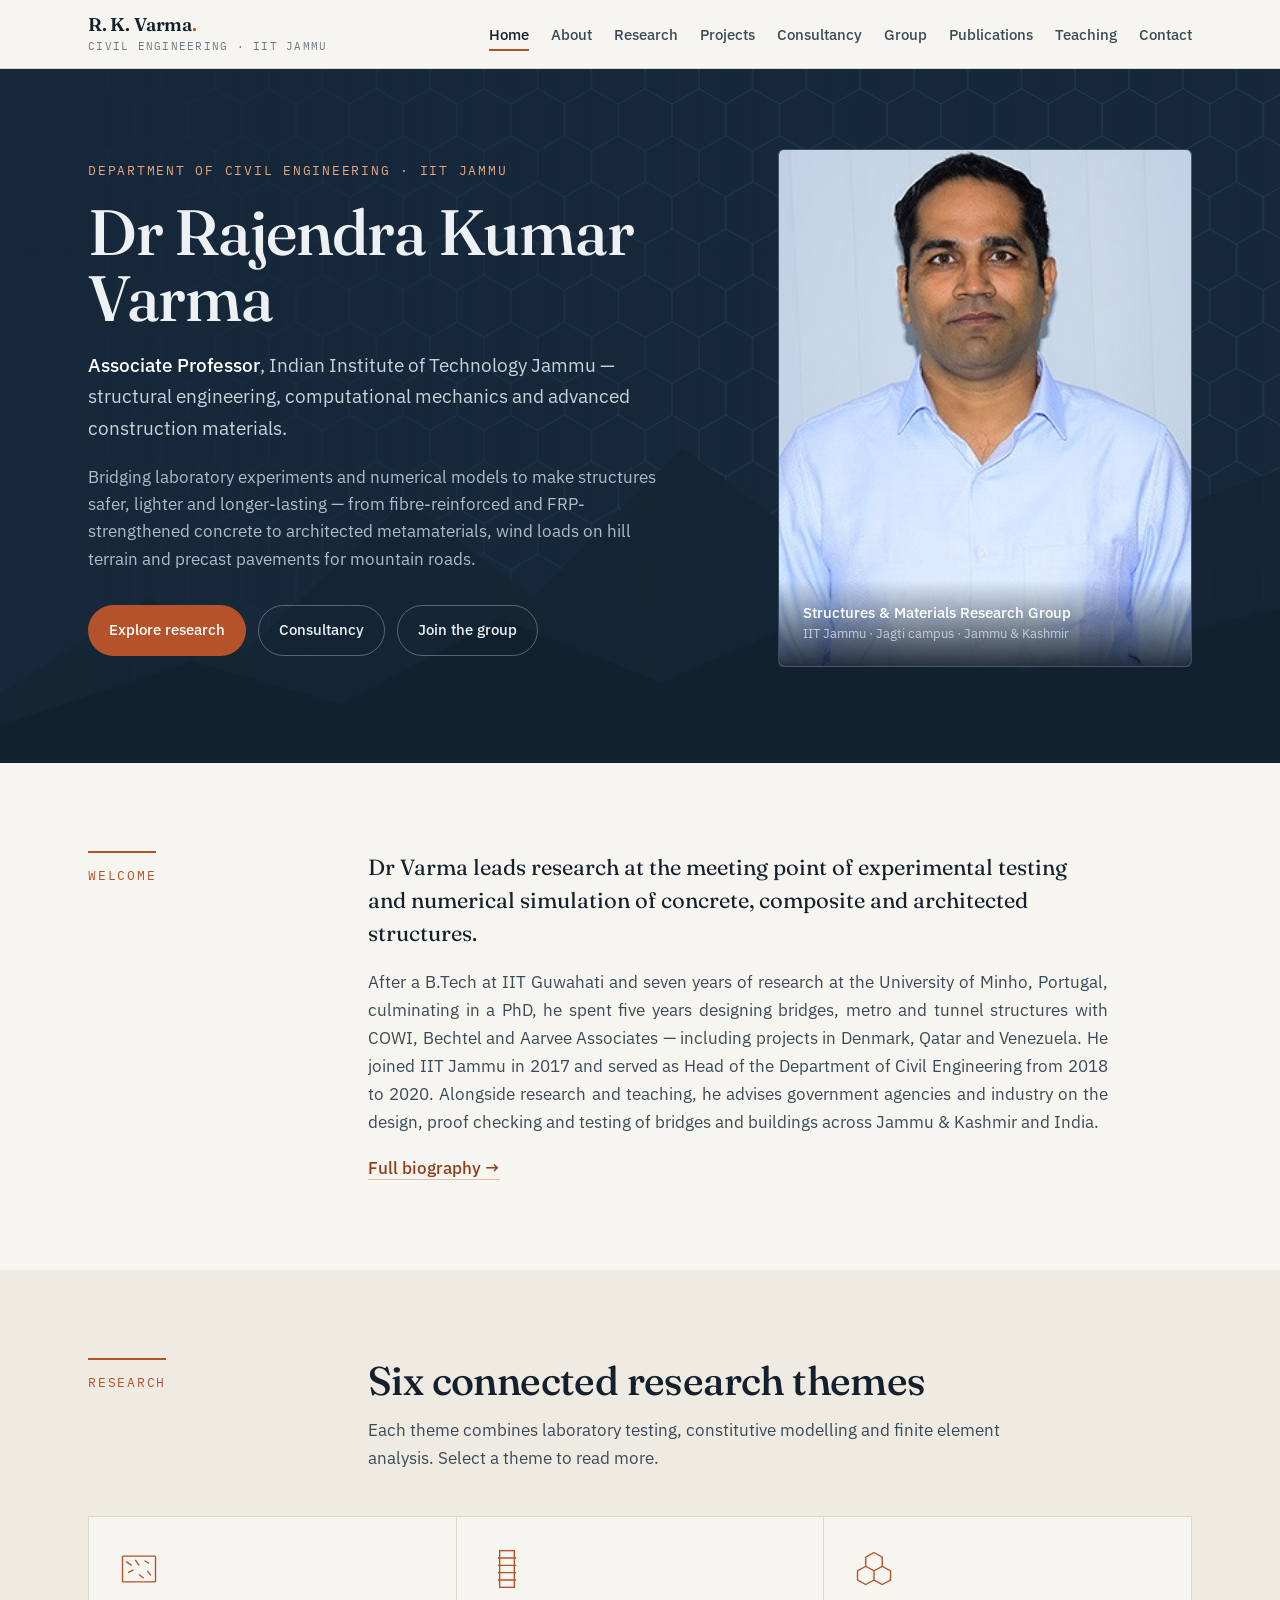
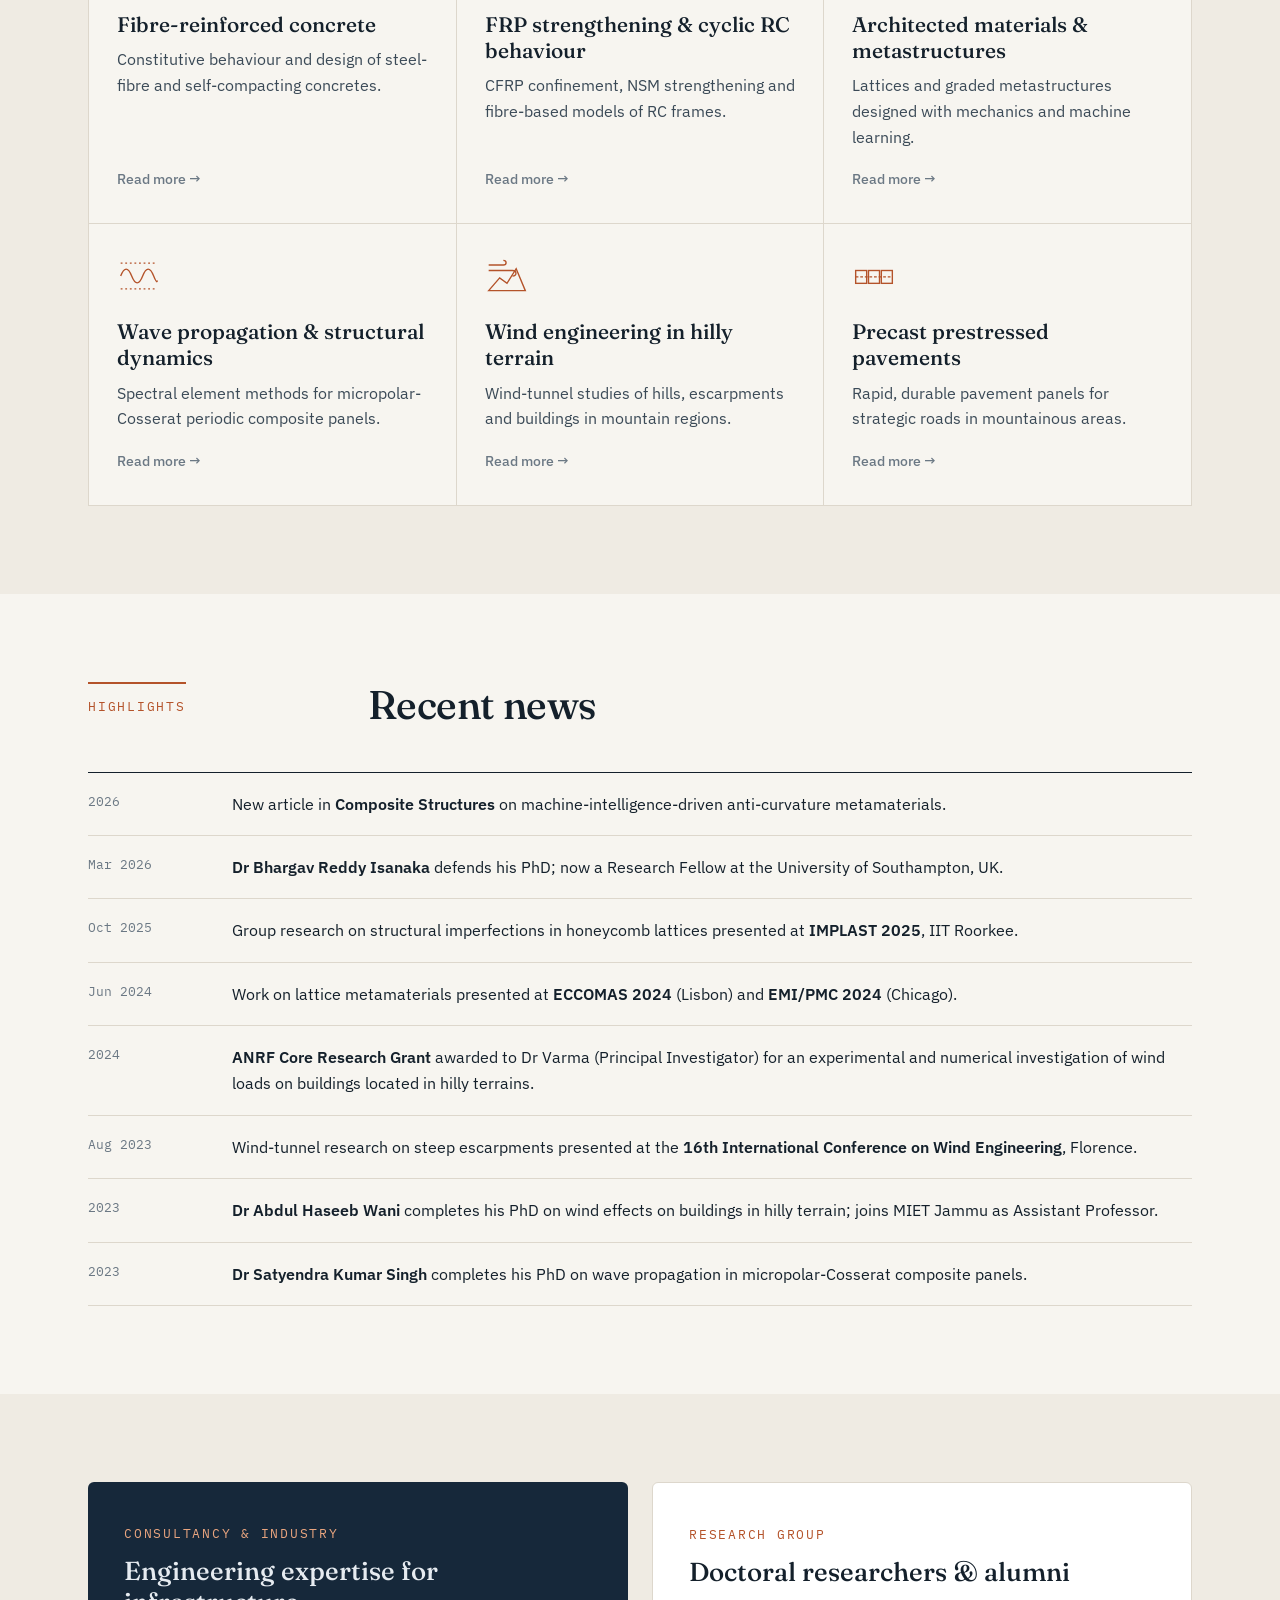
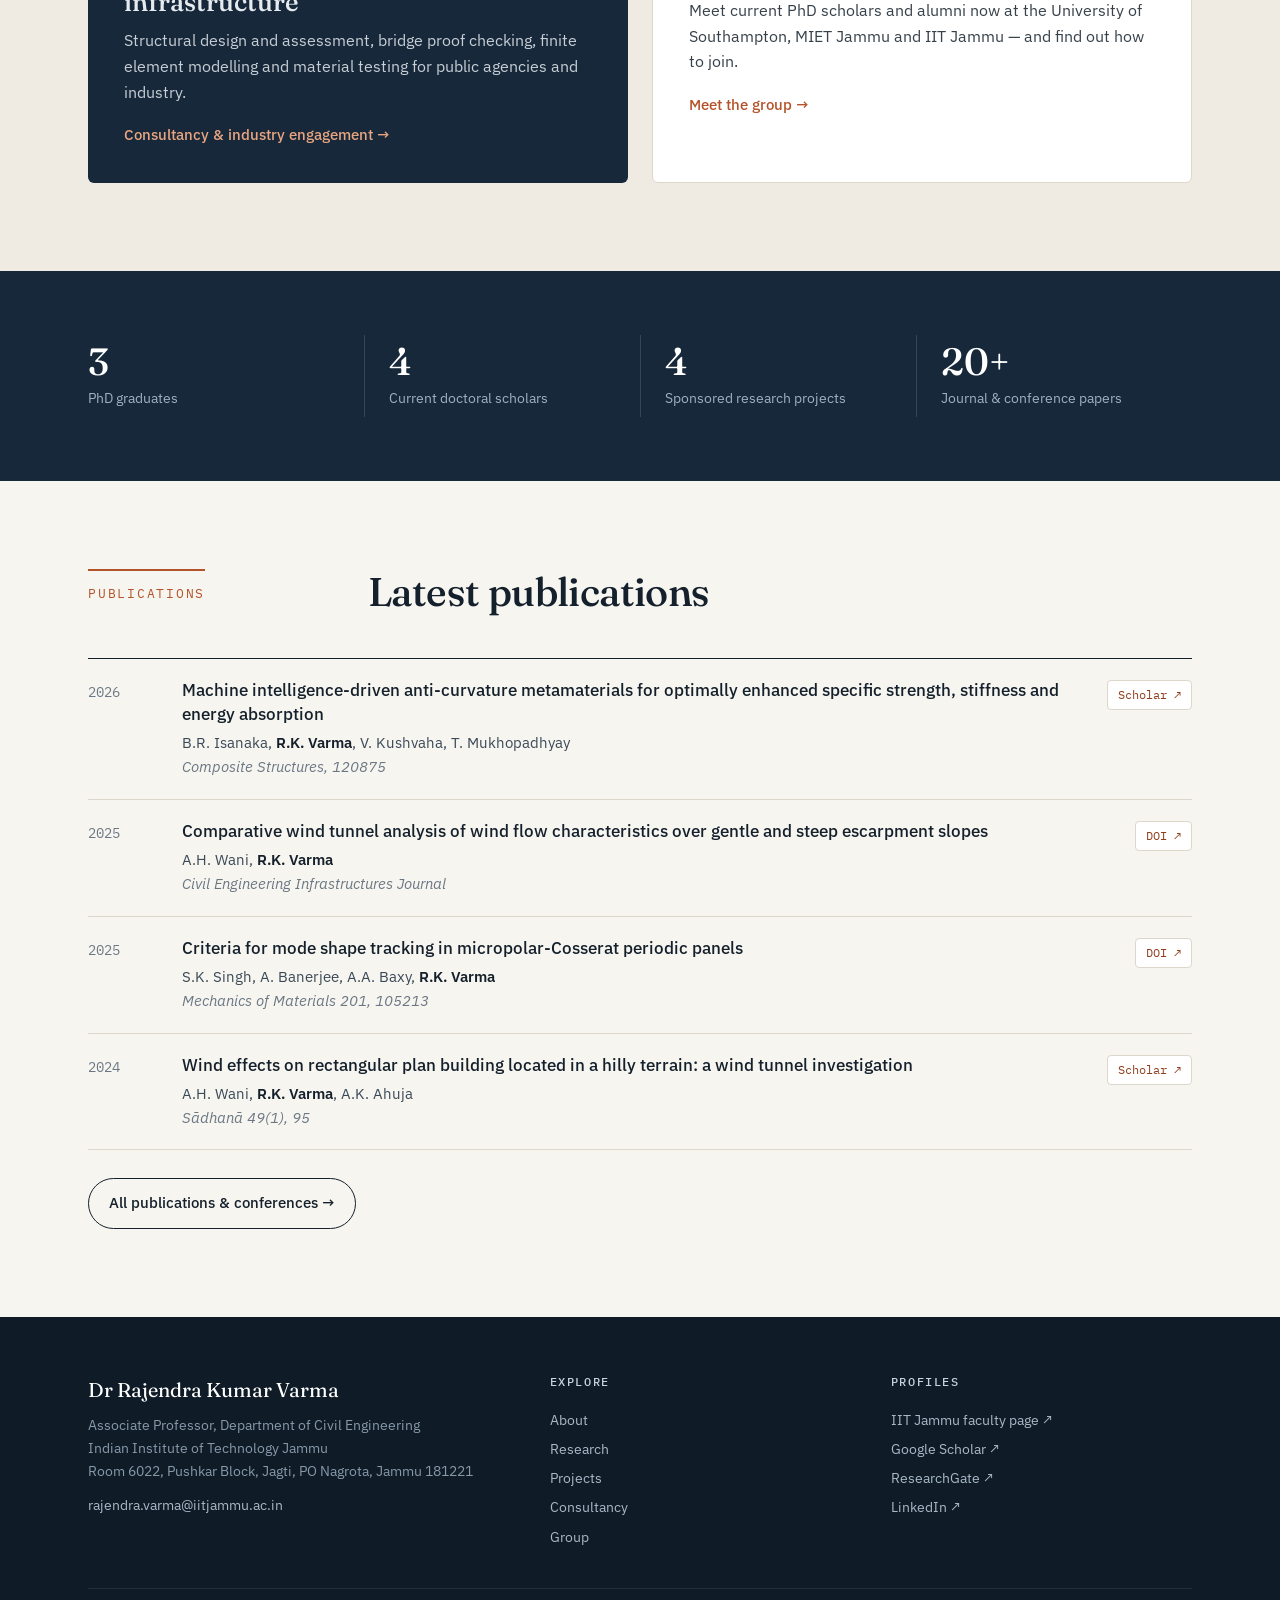
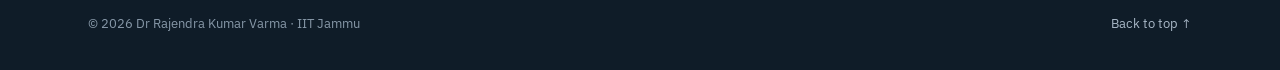
<file: index.html>
<!DOCTYPE html>
<html lang="en-GB">
<head>
<meta charset="utf-8">
<meta name="viewport" content="width=device-width, initial-scale=1">
<title>Dr Rajendra Kumar Varma — Structural Engineering, IIT Jammu</title>
<meta name="description" content="Dr Rajendra Kumar Varma, Associate Professor of Civil Engineering at IIT Jammu: research in concrete and FRP structures, computational mechanics, architected materials, wind engineering and precast pavements; structural consultancy across India and Jammu & Kashmir.">
<link rel="canonical" href="https://rkv-research-group.github.io/">
<meta property="og:type" content="website">
<meta property="og:url" content="https://rkv-research-group.github.io/">
<meta property="og:title" content="Dr Rajendra Kumar Varma — Structural Engineering, IIT Jammu">
<meta property="og:description" content="Dr Rajendra Kumar Varma, Associate Professor of Civil Engineering at IIT Jammu: research in concrete and FRP structures, computational mechanics, architected materials, wind engineering and precast pavements; structural consultancy across India and Jammu & Kashmir.">
<meta name="twitter:card" content="summary">
<link rel="icon" href="data:image/svg+xml,%3Csvg xmlns='http://www.w3.org/2000/svg' viewBox='0 0 64 64'%3E%3Crect width='64' height='64' rx='12' fill='%2316283a'/%3E%3Ctext x='32' y='43' font-family='Georgia,serif' font-size='28' fill='%23ffffff' text-anchor='middle'%3ERKV%3C/text%3E%3C/svg%3E">
<link rel="preconnect" href="https://fonts.googleapis.com">
<link rel="preconnect" href="https://fonts.gstatic.com" crossorigin>
<link href="https://fonts.googleapis.com/css2?family=Fraunces:opsz,wght@9..144,400;9..144,500;9..144,600&family=IBM+Plex+Sans:wght@400;500;600&family=IBM+Plex+Mono:wght@400;500&display=swap" rel="stylesheet">
<link rel="stylesheet" href="style.css?v=5">
</head>
<body data-page="index.html">
<main>

<section class="hero"><svg class="hero-art" viewBox="0 0 1200 700" preserveAspectRatio="xMidYMid slice" aria-hidden="true">
<defs><pattern id="hex" width="56" height="97" patternUnits="userSpaceOnUse" patternTransform="scale(.9)"><path d="M28 0 L56 16 L56 48 L28 64 L0 48 L0 16 Z M28 64 L28 97" fill="none" stroke="#3a5a78" stroke-width="1"/></pattern>
<linearGradient id="fade" x1="0" x2="1"><stop offset="0" stop-color="#16283a"/><stop offset=".55" stop-color="#16283a" stop-opacity=".2"/><stop offset="1" stop-color="#16283a" stop-opacity="0"/></linearGradient></defs>
<rect width="1200" height="700" fill="url(#hex)"/><rect width="1200" height="700" fill="url(#fade)"/>
<path d="M0 610 L140 520 L230 570 L380 430 L500 520 L640 380 L760 470 L880 360 L1010 470 L1200 400 L1200 700 L0 700Z" fill="#12222f" opacity=".9"/>
<path d="M0 640 L180 580 L320 620 L470 540 L620 600 L800 520 L960 590 L1200 530 L1200 700 L0 700Z" fill="#0f1c28"/></svg>
  <div class="wrap">
    <div class="hero-grid">
      <div>
        <div class="eyebrow">Department of Civil Engineering · IIT Jammu</div>
        <h1>Dr Rajendra Kumar Varma</h1>
        <p class="role"><strong>Associate Professor</strong>, Indian Institute of Technology Jammu — structural engineering, computational mechanics and advanced construction materials.</p>
        <p class="lede">Bridging laboratory experiments and numerical models to make structures safer, lighter and longer-lasting — from fibre-reinforced and FRP-strengthened concrete to architected metamaterials, wind loads on hill terrain and precast pavements for mountain roads.</p>
        <div class="cta">
          <a class="btn primary" href="research.html">Explore research</a>
          <a class="btn ghost" href="consultancy.html">Consultancy</a>
          <a class="btn ghost" href="group.html">Join the group</a>
        </div>
      </div>
      <!-- PHOTO: upload a portrait to varma.jpg and it appears here automatically -->
      <div class="portrait">
        <div class="mono">RKV</div>
        <img data-optional src="varma.jpg" alt="Dr Rajendra Kumar Varma">
        <div class="cap"><b>Structures &amp; Materials Research Group</b>IIT Jammu · Jagti campus · Jammu &amp; Kashmir</div>
      </div>
    </div>
  </div>
</section>

<section>
  <div class="wrap split">
    <div><div class="sec-num">Welcome</div></div>
    <div class="prose reveal">
      <p class="lead">Dr Varma leads research at the meeting point of experimental testing and numerical simulation of concrete, composite and architected structures.</p>
      <p>After a B.Tech at IIT Guwahati and seven years of research at the University of Minho, Portugal, culminating in a PhD, he spent five years designing bridges, metro and tunnel structures with COWI, Bechtel and Aarvee Associates — including projects in Denmark, Qatar and Venezuela. He joined IIT Jammu in 2017 and served as Head of the Department of Civil Engineering from 2018 to 2020. Alongside research and teaching, he advises government agencies and industry on the design, proof checking and testing of bridges and buildings across Jammu &amp; Kashmir and India.</p>
      <a class="textlink" href="about.html">Full biography →</a>
    </div>
  </div>
</section>

<section class="alt">
  <div class="wrap">
    <div class="sec-head"><div class="sec-num">Research</div>
      <div class="reveal"><h2>Six connected research themes</h2><p>Each theme combines laboratory testing, constitutive modelling and finite element analysis. Select a theme to read more.</p></div></div>
    <div class="cards"><a class="card reveal" href="research.html#frc"><svg class="ico" viewBox="0 0 48 48"><rect x="6" y="10" width="36" height="28" rx="1"/><path d="M10 16l6 4M20 14l4 6M30 15l5 3M12 28l6-3M24 30l5 4M33 26l4 5"/></svg><h3>Fibre-reinforced concrete</h3><p>Constitutive behaviour and design of steel-fibre and self-compacting concretes.</p><span class="go">Read more →</span></a><a class="card reveal" href="research.html#frp"><svg class="ico" viewBox="0 0 48 48"><rect x="16" y="4" width="16" height="40"/><path d="M14 12h20M14 20h20M14 28h20M14 36h20"/></svg><h3>FRP strengthening &amp; cyclic RC behaviour</h3><p>CFRP confinement, NSM strengthening and fibre-based models of RC frames.</p><span class="go">Read more →</span></a><a class="card reveal" href="research.html#meta"><svg class="ico" viewBox="0 0 48 48"><path d="M24 6l9 5v10l-9 5-9-5V11zM15 21l-9 5v10l9 5 9-5M33 21l9 5v10l-9 5-9-5V26"/></svg><h3>Architected materials &amp; metastructures</h3><p>Lattices and graded metastructures designed with mechanics and machine learning.</p><span class="go">Read more →</span></a><a class="card reveal" href="research.html#waves"><svg class="ico" viewBox="0 0 48 48"><path d="M4 24c4-10 8-10 12 0s8 10 12 0 8-10 12 0 4 5 4 5"/><path d="M4 38h40M4 10h40" stroke-dasharray="2 3"/></svg><h3>Wave propagation &amp; structural dynamics</h3><p>Spectral element methods for micropolar-Cosserat periodic composite panels.</p><span class="go">Read more →</span></a><a class="card reveal" href="research.html#wind"><svg class="ico" viewBox="0 0 48 48"><path d="M4 40l12-14 8 6 10-16 10 24z"/><path d="M4 12h16c4 0 4-5 0-5M4 18h26c5 0 5 6 0 6"/></svg><h3>Wind engineering in hilly terrain</h3><p>Wind-tunnel studies of hills, escarpments and buildings in mountain regions.</p><span class="go">Read more →</span></a><a class="card reveal" href="research.html#pave"><svg class="ico" viewBox="0 0 48 48"><rect x="4" y="18" width="12" height="14"/><rect x="18" y="18" width="12" height="14"/><rect x="32" y="18" width="12" height="14"/><path d="M4 25h40" stroke-dasharray="3 2"/></svg><h3>Precast prestressed pavements</h3><p>Rapid, durable pavement panels for strategic roads in mountainous areas.</p><span class="go">Read more →</span></a></div>
  </div>
</section>

<section>
  <div class="wrap">
    <div class="sec-head"><div class="sec-num">Highlights</div>
      <div class="reveal"><h2>Recent news</h2></div></div>
    <ul class="news reveal">
      <li><span class="d">2026</span><span class="t">New article in <b>Composite Structures</b> on machine-intelligence-driven anti-curvature metamaterials.</span></li>
      <li><span class="d">Mar 2026</span><span class="t"><b>Dr Bhargav Reddy Isanaka</b> defends his PhD; now a Research Fellow at the University of Southampton, UK.</span></li>
      <li><span class="d">Oct 2025</span><span class="t">Group research on structural imperfections in honeycomb lattices presented at <b>IMPLAST 2025</b>, IIT Roorkee.</span></li>
      <li><span class="d">Jun 2024</span><span class="t">Work on lattice metamaterials presented at <b>ECCOMAS 2024</b> (Lisbon) and <b>EMI/PMC 2024</b> (Chicago).</span></li>
      <li><span class="d">2024</span><span class="t"><b>ANRF Core Research Grant</b> awarded to Dr Varma (Principal Investigator) for an experimental and numerical investigation of wind loads on buildings located in hilly terrains.</span></li>
      <li><span class="d">Aug 2023</span><span class="t">Wind-tunnel research on steep escarpments presented at the <b>16th International Conference on Wind Engineering</b>, Florence.</span></li>
      <li><span class="d">2023</span><span class="t"><b>Dr Abdul Haseeb Wani</b> completes his PhD on wind effects on buildings in hilly terrain; joins MIET Jammu as Assistant Professor.</span></li>
      <li><span class="d">2023</span><span class="t"><b>Dr Satyendra Kumar Singh</b> completes his PhD on wave propagation in micropolar-Cosserat composite panels.</span></li>
    </ul>
  </div>
</section>

<section class="alt">
  <div class="wrap">
    <div class="band">
      <a class="b1 reveal" href="consultancy.html"><span class="eyebrow">Consultancy &amp; industry</span><h3>Engineering expertise for infrastructure</h3><p>Structural design and assessment, bridge proof checking, finite element modelling and material testing for public agencies and industry.</p><div class="go">Consultancy &amp; industry engagement →</div></a>
      <a class="b2 reveal" href="group.html"><span class="eyebrow" style="color:var(--accent)">Research group</span><h3>Doctoral researchers &amp; alumni</h3><p>Meet current PhD scholars and alumni now at the University of Southampton, MIET Jammu and IIT Jammu — and find out how to join.</p><div class="go">Meet the group →</div></a>
    </div>
  </div>
</section>


<section class="tight glance-sec">
  <div class="wrap">
    <div class="glance reveal">
      <div><b>3</b><span>PhD graduates</span></div>
      <div><b>4</b><span>Current doctoral scholars</span></div>
      <div><b>4</b><span>Sponsored research projects</span></div>
      <div><b>20+</b><span>Journal &amp; conference papers</span></div>
    </div>
  </div>
</section>
<section>
  <div class="wrap">
    <div class="sec-head"><div class="sec-num">Publications</div>
      <div class="reveal"><h2>Latest publications</h2></div></div>
    <ol class="pubs" id="latest"></ol>
    <div class="more-row"><a class="btn line" href="publications.html">All publications &amp; conferences →</a></div>
  </div>
</section>
</main>
<script src="data.js?v=5"></script>
<script src="site.js?v=5"></script>
<script type="application/ld+json">
{"@context":"https://schema.org","@type":"Person","name":"Rajendra Kumar Varma","alternateName":["Dr Rajendra Kumar Varma","R. K. Varma","Rajendra K. Varma","Dr R K Varma"],
"jobTitle":"Associate Professor","url":"https://rkv-research-group.github.io/","email":"mailto:rajendra.varma@iitjammu.ac.in",
"worksFor":{"@type":"CollegeOrUniversity","name":"Indian Institute of Technology Jammu","department":{"@type":"Organization","name":"Department of Civil Engineering"}},
"alumniOf":[{"@type":"CollegeOrUniversity","name":"University of Minho"},{"@type":"CollegeOrUniversity","name":"Indian Institute of Technology Guwahati"}],
"knowsAbout":["Structural engineering","Fibre-reinforced concrete","FRP strengthening","Finite element method","Architected materials","Metamaterials","Wind engineering","Precast prestressed pavements"],
"sameAs":["https://iitjammu.ac.in/faculty/~rajendrakvarma","https://scholar.google.com/citations?user=NxhLUnAAAAAJ","https://www.researchgate.net/profile/Rajendra-Varma","https://www.linkedin.com/in/rajendra-kumar-56a083a/"]}
</script>
<script>
document.getElementById('latest').innerHTML = PUBS.slice(0,4).map(p=>{const L=pubLink(p);return `<li class="pub"><div class="y">${p.y}</div><div><div class="t"><a href="${L.href}" target="_blank" rel="noopener">${p.t}</a></div><div class="a">${boldMe(p.a)}</div><div class="v">${p.v}</div></div><div class="l"><a href="${L.href}" target="_blank" rel="noopener">${L.label}</a></div></li>`}).join('');
</script>
</body>
</html>
</file>
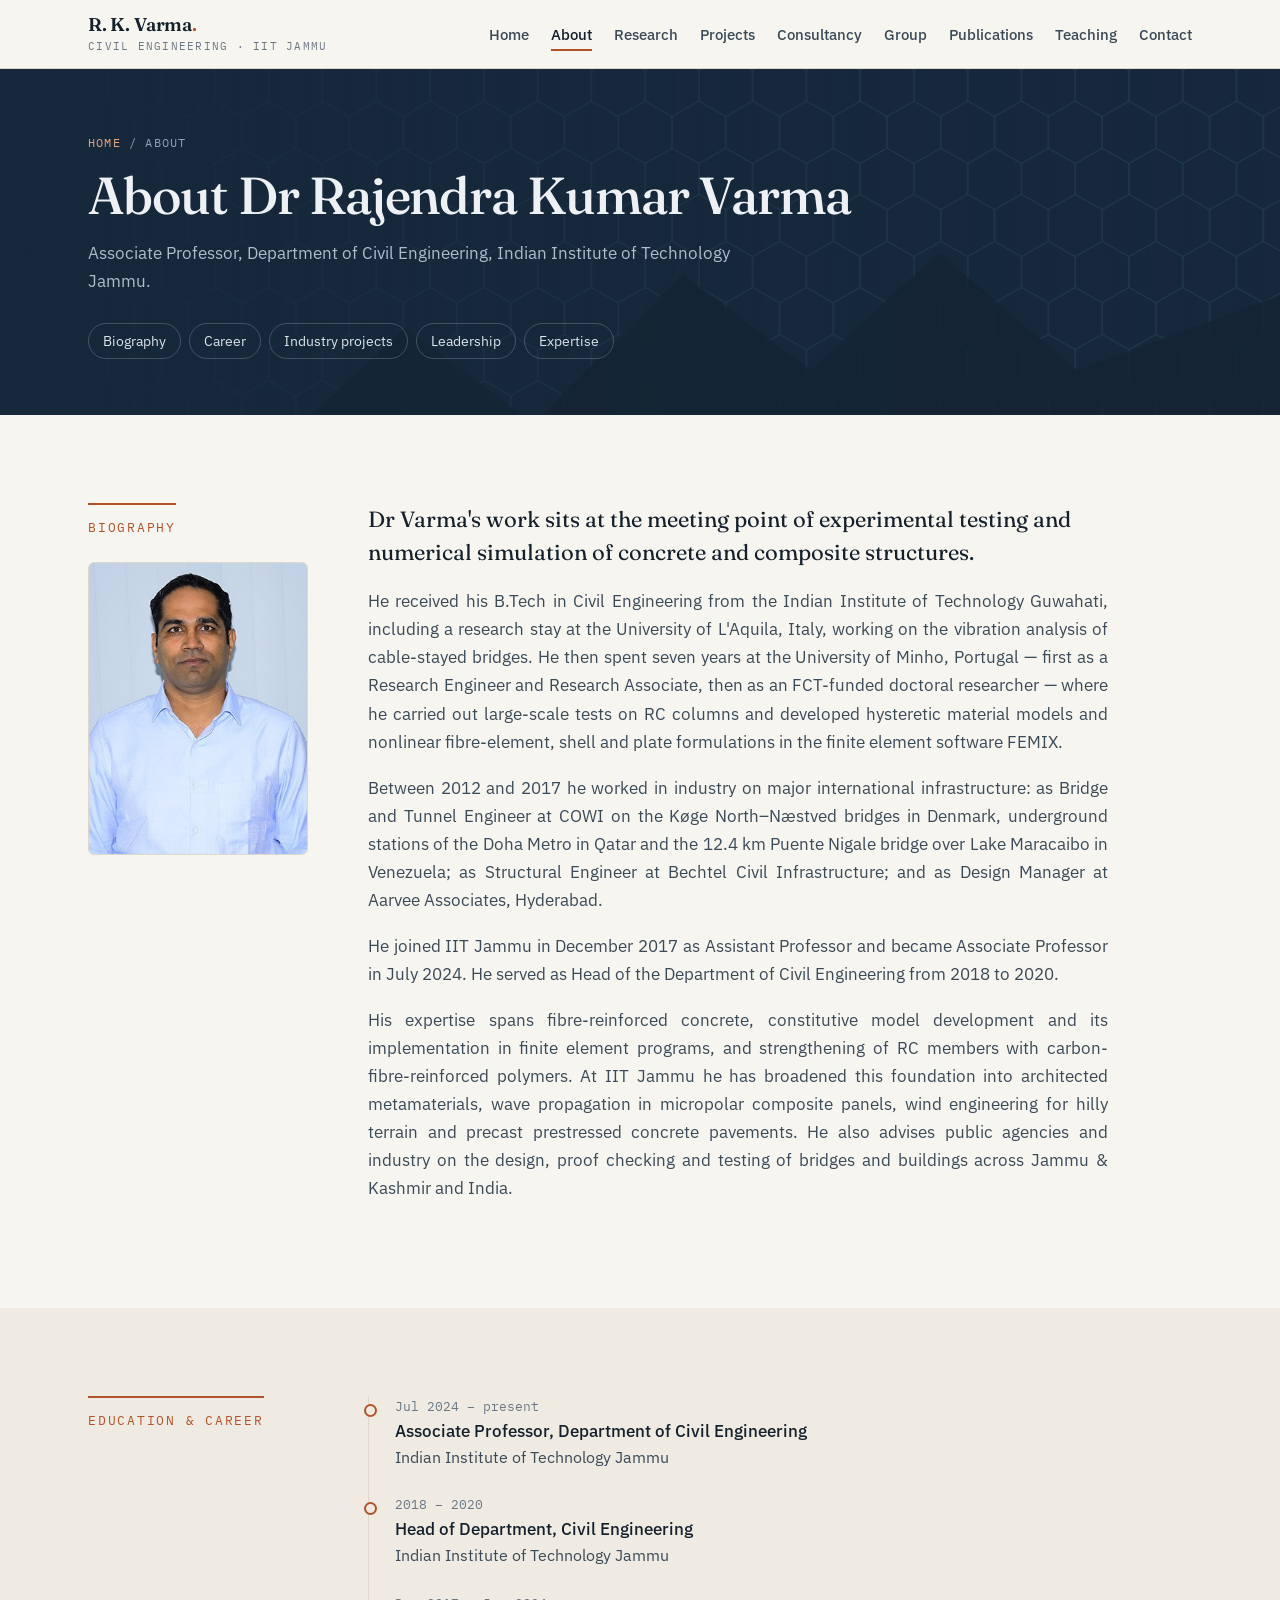
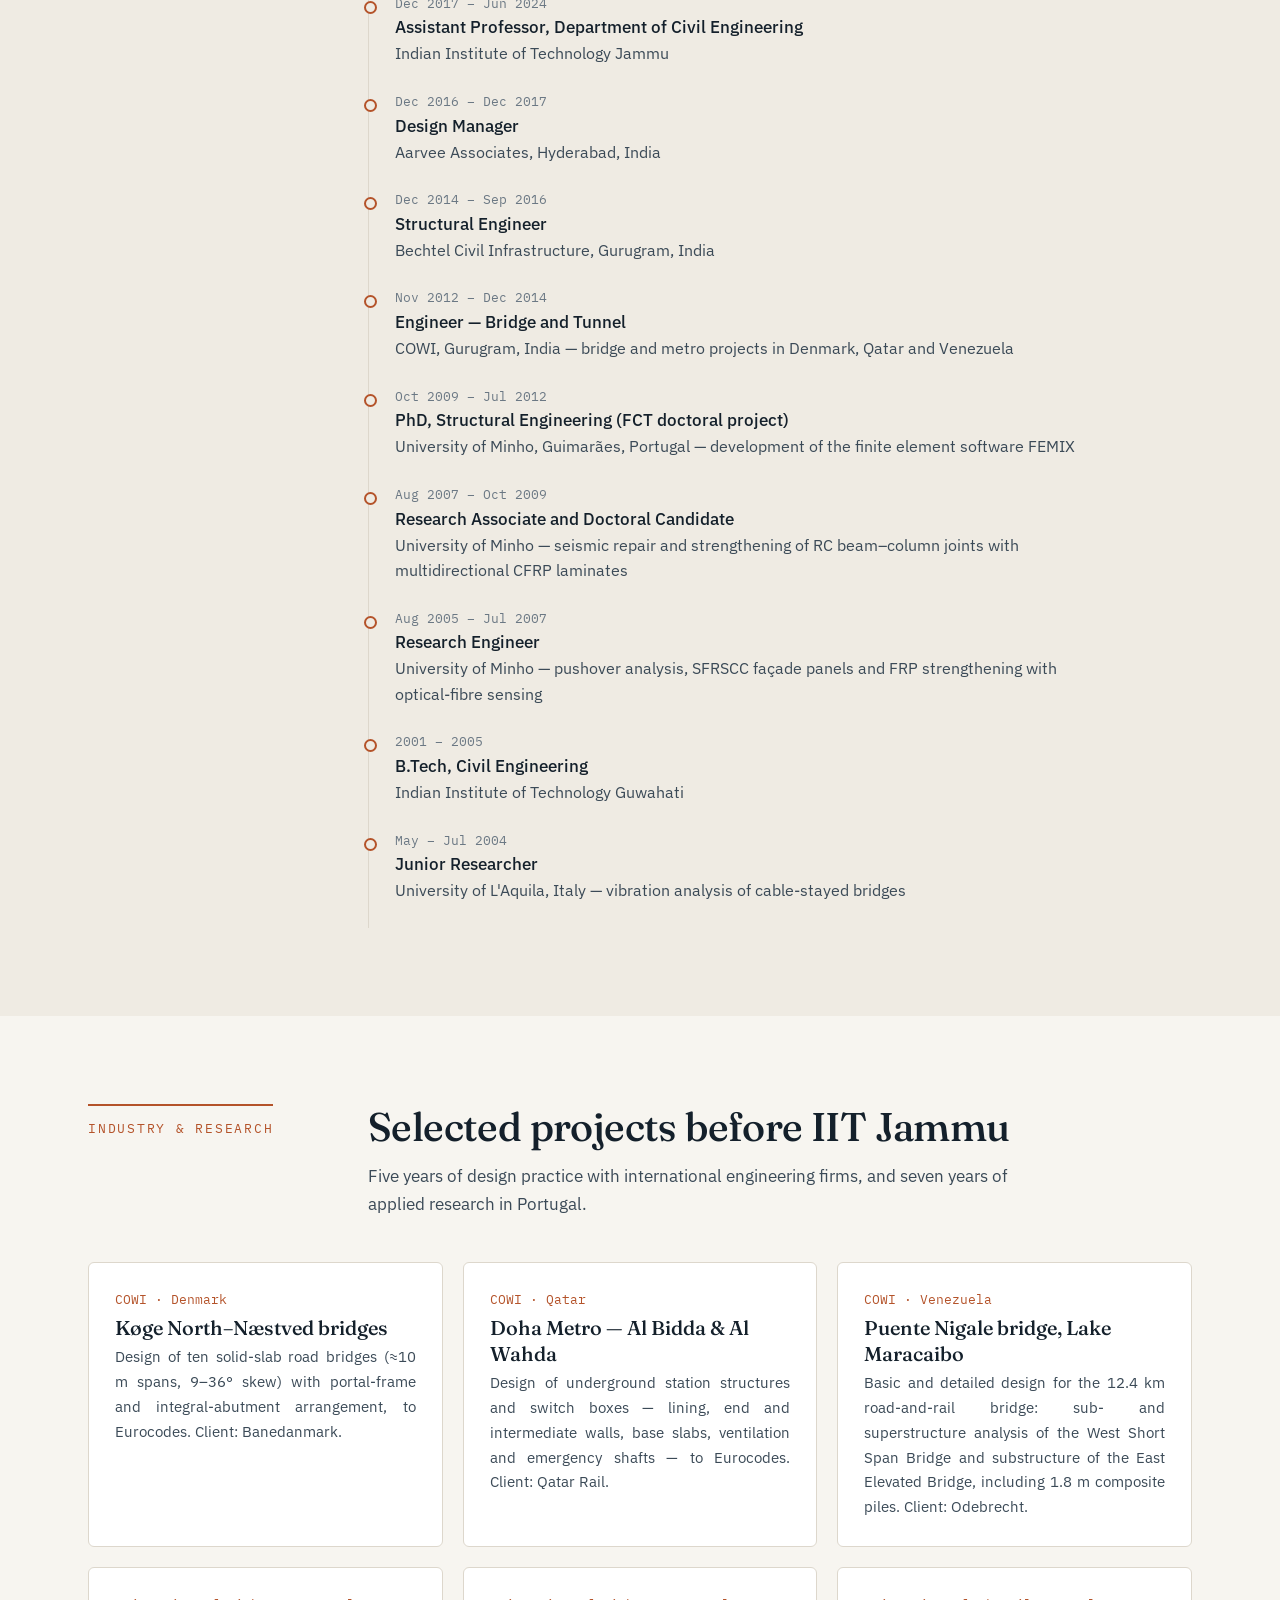
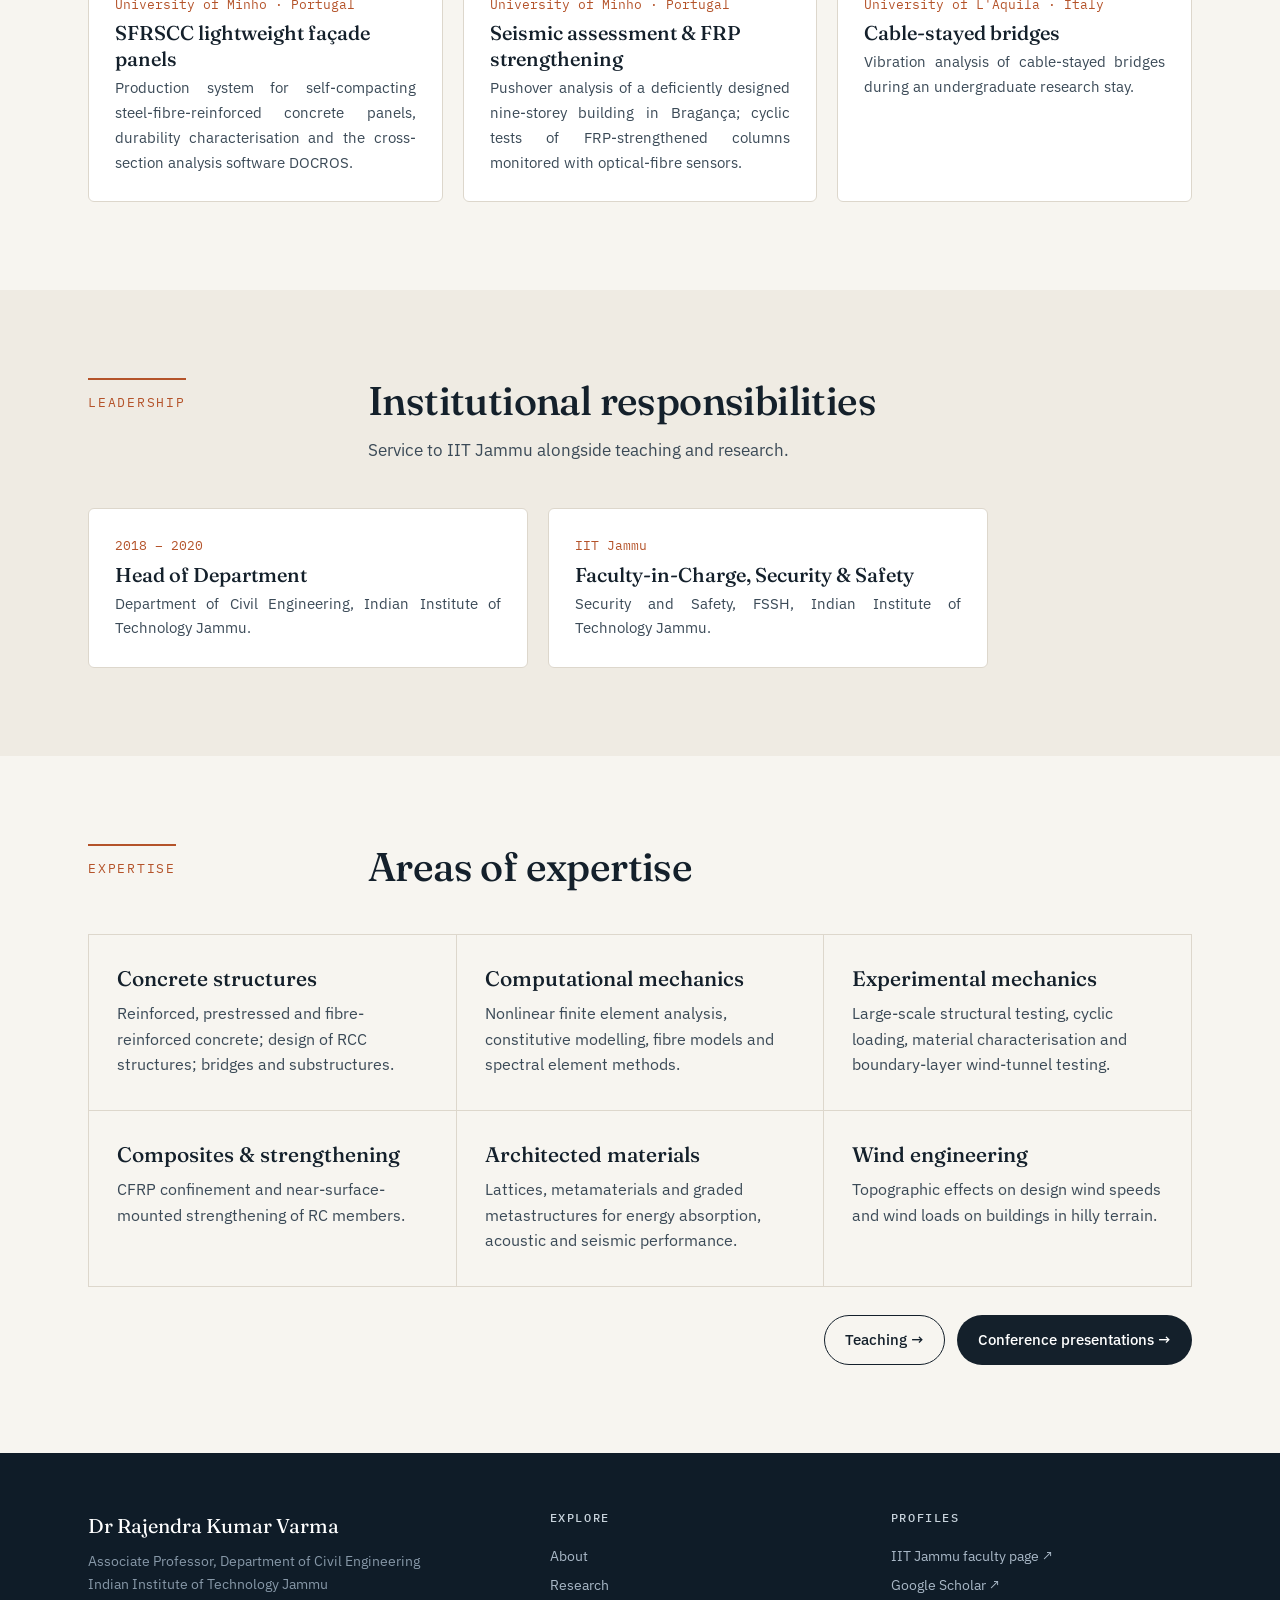
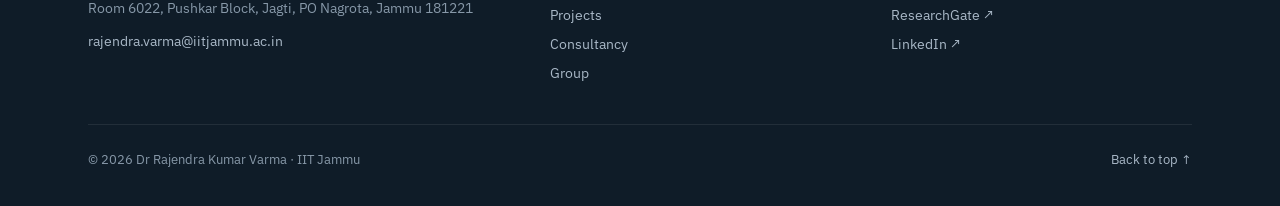
<file: about.html>
<!DOCTYPE html>
<html lang="en-GB">
<head>
<meta charset="utf-8">
<meta name="viewport" content="width=device-width, initial-scale=1">
<title>About — Dr Rajendra Kumar Varma, IIT Jammu</title>
<meta name="description" content="Biography, education, career and institutional roles of Dr Rajendra Kumar Varma, Associate Professor of Civil Engineering at IIT Jammu.">
<link rel="canonical" href="https://rkv-research-group.github.io/about.html">
<meta property="og:type" content="website">
<meta property="og:url" content="https://rkv-research-group.github.io/about.html">
<meta property="og:title" content="About — Dr Rajendra Kumar Varma, IIT Jammu">
<meta property="og:description" content="Biography, education, career and institutional roles of Dr Rajendra Kumar Varma, Associate Professor of Civil Engineering at IIT Jammu.">
<meta name="twitter:card" content="summary">
<link rel="icon" href="data:image/svg+xml,%3Csvg xmlns='http://www.w3.org/2000/svg' viewBox='0 0 64 64'%3E%3Crect width='64' height='64' rx='12' fill='%2316283a'/%3E%3Ctext x='32' y='43' font-family='Georgia,serif' font-size='28' fill='%23ffffff' text-anchor='middle'%3ERKV%3C/text%3E%3C/svg%3E">
<link rel="preconnect" href="https://fonts.googleapis.com">
<link rel="preconnect" href="https://fonts.gstatic.com" crossorigin>
<link href="https://fonts.googleapis.com/css2?family=Fraunces:opsz,wght@9..144,400;9..144,500;9..144,600&family=IBM+Plex+Sans:wght@400;500;600&family=IBM+Plex+Mono:wght@400;500&display=swap" rel="stylesheet">
<link rel="stylesheet" href="style.css?v=5">
</head>
<body data-page="about.html">
<main>
<section class="page-head"><svg class="hero-art" viewBox="0 0 1200 700" preserveAspectRatio="xMidYMid slice" aria-hidden="true">
<defs><pattern id="hex" width="56" height="97" patternUnits="userSpaceOnUse" patternTransform="scale(.9)"><path d="M28 0 L56 16 L56 48 L28 64 L0 48 L0 16 Z M28 64 L28 97" fill="none" stroke="#3a5a78" stroke-width="1"/></pattern>
<linearGradient id="fade" x1="0" x2="1"><stop offset="0" stop-color="#16283a"/><stop offset=".55" stop-color="#16283a" stop-opacity=".2"/><stop offset="1" stop-color="#16283a" stop-opacity="0"/></linearGradient></defs>
<rect width="1200" height="700" fill="url(#hex)"/><rect width="1200" height="700" fill="url(#fade)"/>
<path d="M0 610 L140 520 L230 570 L380 430 L500 520 L640 380 L760 470 L880 360 L1010 470 L1200 400 L1200 700 L0 700Z" fill="#12222f" opacity=".9"/>
<path d="M0 640 L180 580 L320 620 L470 540 L620 600 L800 520 L960 590 L1200 530 L1200 700 L0 700Z" fill="#0f1c28"/></svg><div class="wrap">
<div class="crumbs"><a href="index.html">Home</a> / About</div>
<h1>About Dr Rajendra Kumar Varma</h1><p>Associate Professor, Department of Civil Engineering, Indian Institute of Technology Jammu.</p><div class="jump"><a href="#bio">Biography</a><a href="#career">Career</a><a href="#industry">Industry projects</a><a href="#roles">Leadership</a><a href="#expertise">Expertise</a></div></div></section>

<section id="bio">
  <div class="wrap split">
    <div><div class="sec-num">Biography</div><img class="about-photo" src="varma.jpg" alt="Dr Rajendra Kumar Varma"></div>
    <div class="prose reveal">
      <p class="lead">Dr Varma's work sits at the meeting point of experimental testing and numerical simulation of concrete and composite structures.</p>
      <p>He received his B.Tech in Civil Engineering from the Indian Institute of Technology Guwahati, including a research stay at the University of L'Aquila, Italy, working on the vibration analysis of cable-stayed bridges. He then spent seven years at the University of Minho, Portugal — first as a Research Engineer and Research Associate, then as an FCT-funded doctoral researcher — where he carried out large-scale tests on RC columns and developed hysteretic material models and nonlinear fibre-element, shell and plate formulations in the finite element software FEMIX.</p>
      <p>Between 2012 and 2017 he worked in industry on major international infrastructure: as Bridge and Tunnel Engineer at COWI on the Køge North–Næstved bridges in Denmark, underground stations of the Doha Metro in Qatar and the 12.4 km Puente Nigale bridge over Lake Maracaibo in Venezuela; as Structural Engineer at Bechtel Civil Infrastructure; and as Design Manager at Aarvee Associates, Hyderabad.</p>
      <p>He joined IIT Jammu in December 2017 as Assistant Professor and became Associate Professor in July 2024. He served as Head of the Department of Civil Engineering from 2018 to 2020.</p>
      <p>His expertise spans fibre-reinforced concrete, constitutive model development and its implementation in finite element programs, and strengthening of RC members with carbon-fibre-reinforced polymers. At IIT Jammu he has broadened this foundation into architected metamaterials, wave propagation in micropolar composite panels, wind engineering for hilly terrain and precast prestressed concrete pavements. He also advises public agencies and industry on the design, proof checking and testing of bridges and buildings across Jammu &amp; Kashmir and India.</p>
    </div>
  </div>
</section>

<section id="career" class="alt">
  <div class="wrap split">
    <div><div class="sec-num">Education &amp; career</div></div>
    <div class="reveal">
      <!-- To add earlier positions, copy one <div class="tl"> block and edit it. -->
      <div class="timeline">
        <div class="tl"><div class="when">Jul 2024 – present</div><div class="what">Associate Professor, Department of Civil Engineering</div><div class="where">Indian Institute of Technology Jammu</div></div>
        <div class="tl"><div class="when">2018 – 2020</div><div class="what">Head of Department, Civil Engineering</div><div class="where">Indian Institute of Technology Jammu</div></div>
        <div class="tl"><div class="when">Dec 2017 – Jun 2024</div><div class="what">Assistant Professor, Department of Civil Engineering</div><div class="where">Indian Institute of Technology Jammu</div></div>
        <div class="tl"><div class="when">Dec 2016 – Dec 2017</div><div class="what">Design Manager</div><div class="where">Aarvee Associates, Hyderabad, India</div></div>
        <div class="tl"><div class="when">Dec 2014 – Sep 2016</div><div class="what">Structural Engineer</div><div class="where">Bechtel Civil Infrastructure, Gurugram, India</div></div>
        <div class="tl"><div class="when">Nov 2012 – Dec 2014</div><div class="what">Engineer — Bridge and Tunnel</div><div class="where">COWI, Gurugram, India — bridge and metro projects in Denmark, Qatar and Venezuela</div></div>
        <div class="tl"><div class="when">Oct 2009 – Jul 2012</div><div class="what">PhD, Structural Engineering (FCT doctoral project)</div><div class="where">University of Minho, Guimarães, Portugal — development of the finite element software FEMIX</div></div>
        <div class="tl"><div class="when">Aug 2007 – Oct 2009</div><div class="what">Research Associate and Doctoral Candidate</div><div class="where">University of Minho — seismic repair and strengthening of RC beam–column joints with multidirectional CFRP laminates</div></div>
        <div class="tl"><div class="when">Aug 2005 – Jul 2007</div><div class="what">Research Engineer</div><div class="where">University of Minho — pushover analysis, SFRSCC façade panels and FRP strengthening with optical-fibre sensing</div></div>
        <div class="tl"><div class="when">2001 – 2005</div><div class="what">B.Tech, Civil Engineering</div><div class="where">Indian Institute of Technology Guwahati</div></div>
        <div class="tl"><div class="when">May – Jul 2004</div><div class="what">Junior Researcher</div><div class="where">University of L'Aquila, Italy — vibration analysis of cable-stayed bridges</div></div>
      </div>
    </div>
  </div>
</section>

<section id="industry">
  <div class="wrap">
    <div class="sec-head"><div class="sec-num">Industry &amp; research</div>
      <div class="reveal"><h2>Selected projects before IIT Jammu</h2><p>Five years of design practice with international engineering firms, and seven years of applied research in Portugal.</p></div></div>
    <div class="roles three"><div class="role-card reveal"><div class="when">COWI · Denmark</div><h3>Køge North–Næstved bridges</h3><p>Design of ten solid-slab road bridges (≈10 m spans, 9–36° skew) with portal-frame and integral-abutment arrangement, to Eurocodes. Client: Banedanmark.</p></div><div class="role-card reveal"><div class="when">COWI · Qatar</div><h3>Doha Metro — Al Bidda &amp; Al Wahda</h3><p>Design of underground station structures and switch boxes — lining, end and intermediate walls, base slabs, ventilation and emergency shafts — to Eurocodes. Client: Qatar Rail.</p></div><div class="role-card reveal"><div class="when">COWI · Venezuela</div><h3>Puente Nigale bridge, Lake Maracaibo</h3><p>Basic and detailed design for the 12.4 km road-and-rail bridge: sub- and superstructure analysis of the West Short Span Bridge and substructure of the East Elevated Bridge, including 1.8 m composite piles. Client: Odebrecht.</p></div><div class="role-card reveal"><div class="when">University of Minho · Portugal</div><h3>SFRSCC lightweight façade panels</h3><p>Production system for self-compacting steel-fibre-reinforced concrete panels, durability characterisation and the cross-section analysis software DOCROS.</p></div><div class="role-card reveal"><div class="when">University of Minho · Portugal</div><h3>Seismic assessment &amp; FRP strengthening</h3><p>Pushover analysis of a deficiently designed nine-storey building in Bragança; cyclic tests of FRP-strengthened columns monitored with optical-fibre sensors.</p></div><div class="role-card reveal"><div class="when">University of L'Aquila · Italy</div><h3>Cable-stayed bridges</h3><p>Vibration analysis of cable-stayed bridges during an undergraduate research stay.</p></div></div>
  </div>
</section>

<section id="roles" class="alt">
  <div class="wrap">
    <div class="sec-head"><div class="sec-num">Leadership</div>
      <div class="reveal"><h2>Institutional responsibilities</h2><p>Service to IIT Jammu alongside teaching and research.</p></div></div>
    <div class="roles">
      <div class="role-card reveal"><div class="when">2018 – 2020</div><h3>Head of Department</h3><p>Department of Civil Engineering, Indian Institute of Technology Jammu.</p></div>
      <div class="role-card reveal"><div class="when">IIT Jammu</div><h3>Faculty-in-Charge, Security &amp; Safety</h3><p>Security and Safety, FSSH, Indian Institute of Technology Jammu.</p></div>
    </div>
  </div>
</section>

<section id="expertise">
  <div class="wrap">
    <div class="sec-head"><div class="sec-num">Expertise</div>
      <div class="reveal"><h2>Areas of expertise</h2></div></div>
    <div class="cards">
      <div class="card reveal"><h3>Concrete structures</h3><p>Reinforced, prestressed and fibre-reinforced concrete; design of RCC structures; bridges and substructures.</p></div>
      <div class="card reveal"><h3>Computational mechanics</h3><p>Nonlinear finite element analysis, constitutive modelling, fibre models and spectral element methods.</p></div>
      <div class="card reveal"><h3>Experimental mechanics</h3><p>Large-scale structural testing, cyclic loading, material characterisation and boundary-layer wind-tunnel testing.</p></div>
      <div class="card reveal"><h3>Composites &amp; strengthening</h3><p>CFRP confinement and near-surface-mounted strengthening of RC members.</p></div>
      <div class="card reveal"><h3>Architected materials</h3><p>Lattices, metamaterials and graded metastructures for energy absorption, acoustic and seismic performance.</p></div>
      <div class="card reveal"><h3>Wind engineering</h3><p>Topographic effects on design wind speeds and wind loads on buildings in hilly terrain.</p></div>
    </div>
    <div class="more-row"><span></span><div style="display:flex;gap:12px;flex-wrap:wrap"><a class="btn line" href="teaching.html">Teaching →</a><a class="btn dark" href="publications.html#conferences">Conference presentations →</a></div></div>
  </div>
</section>
</main>
<script src="data.js?v=5"></script>
<script src="site.js?v=5"></script>

</body>
</html>
</file>
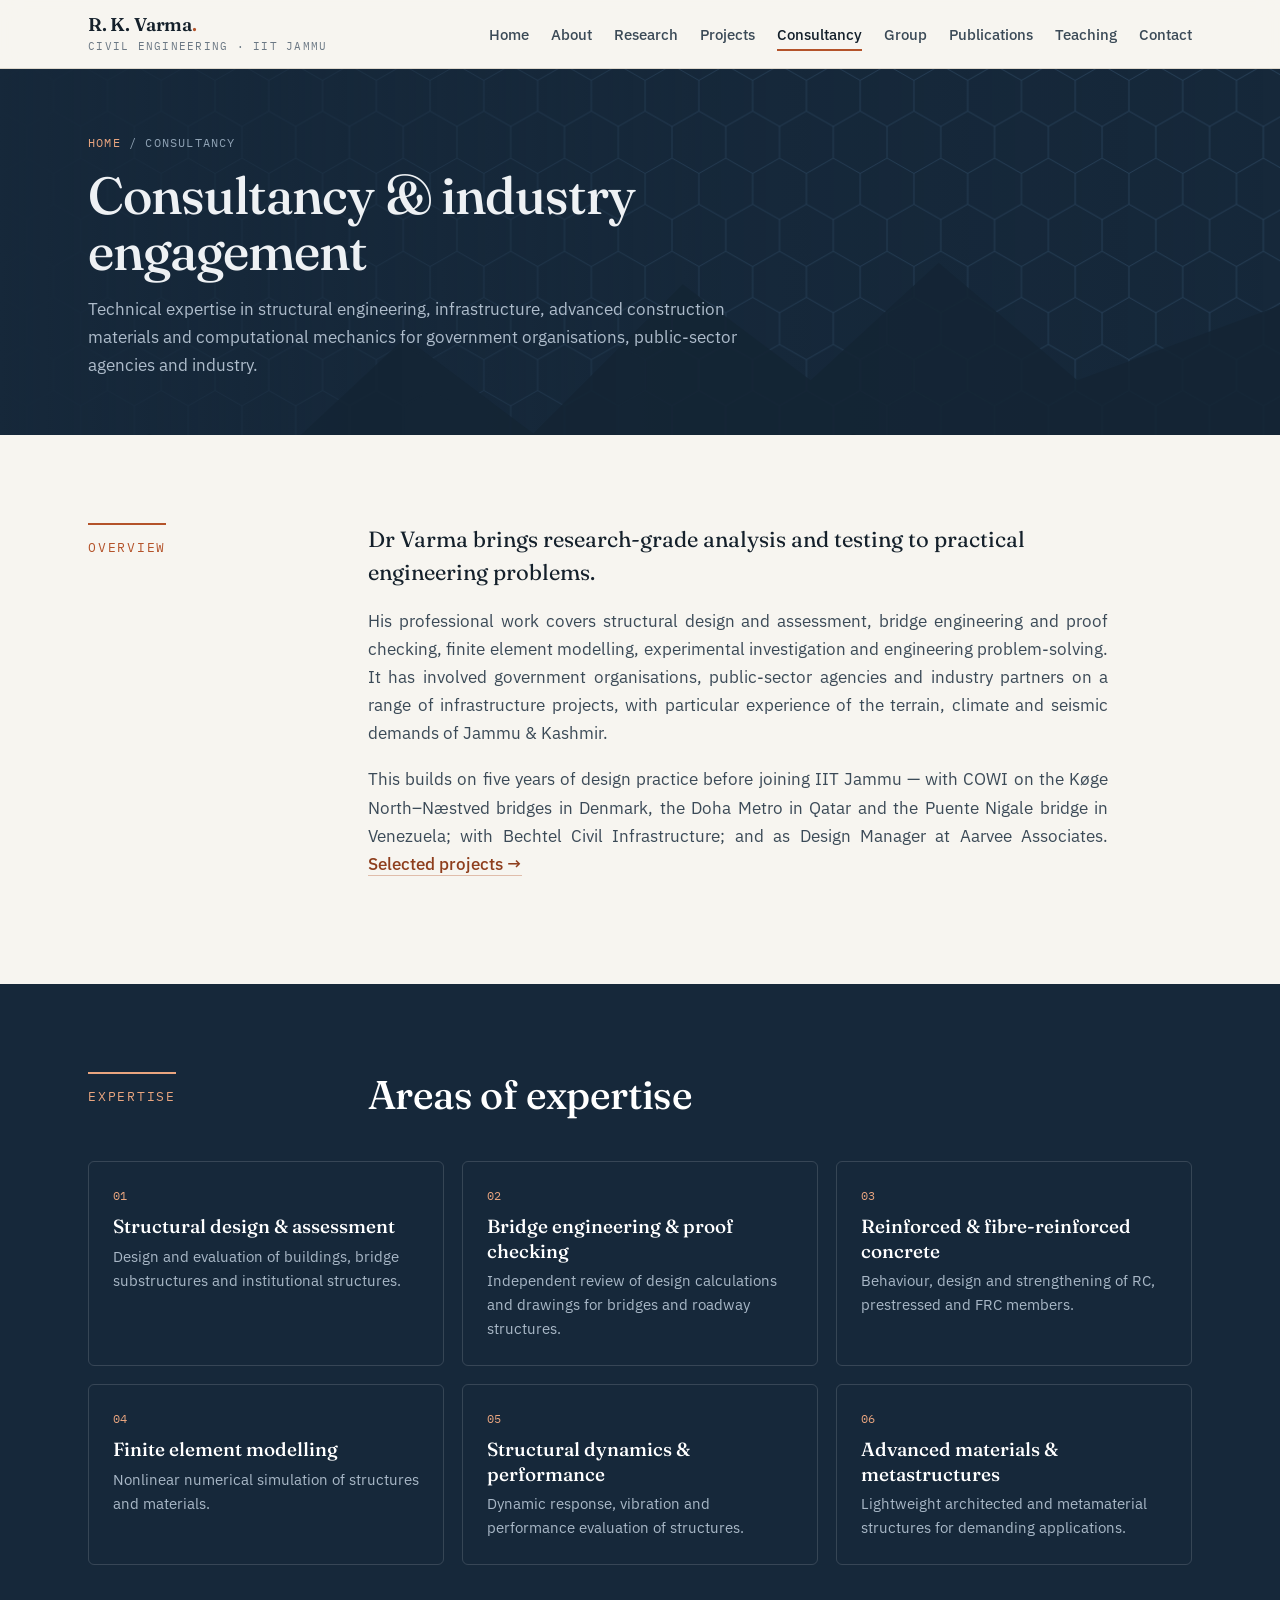
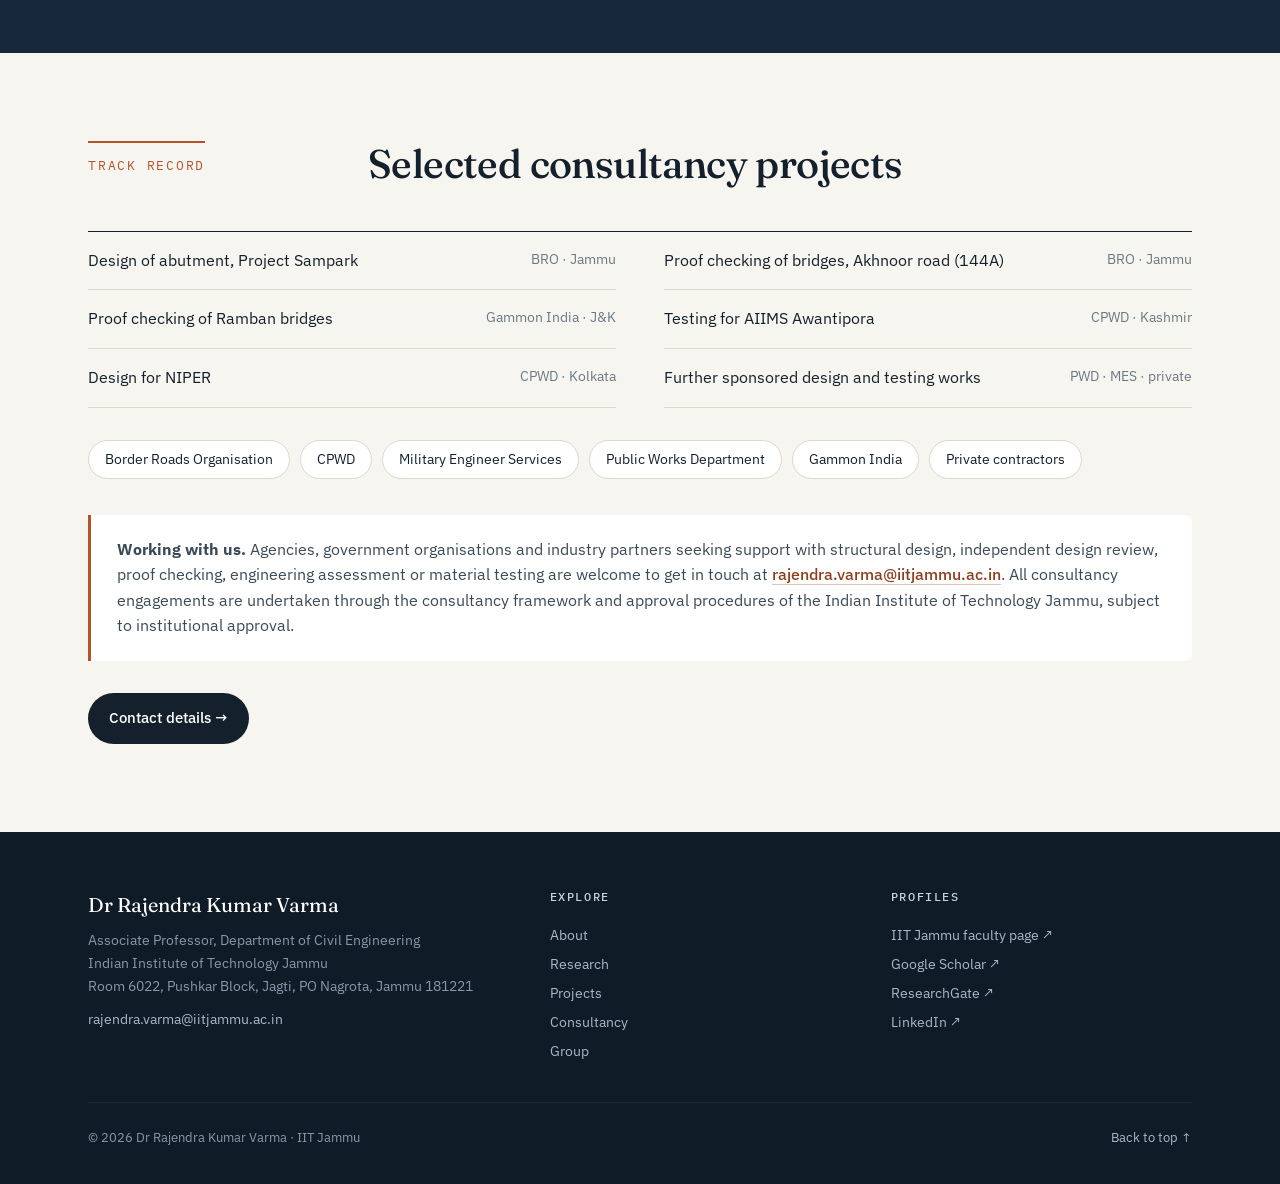
<file: consultancy.html>
<!DOCTYPE html>
<html lang="en-GB">
<head>
<meta charset="utf-8">
<meta name="viewport" content="width=device-width, initial-scale=1">
<title>Consultancy & Industry Engagement — Dr Rajendra Kumar Varma, IIT Jammu</title>
<meta name="description" content="Structural design and assessment, bridge proof checking, finite element modelling and material testing for government agencies and industry, through IIT Jammu.">
<link rel="canonical" href="https://rkv-research-group.github.io/consultancy.html">
<meta property="og:type" content="website">
<meta property="og:url" content="https://rkv-research-group.github.io/consultancy.html">
<meta property="og:title" content="Consultancy & Industry Engagement — Dr Rajendra Kumar Varma, IIT Jammu">
<meta property="og:description" content="Structural design and assessment, bridge proof checking, finite element modelling and material testing for government agencies and industry, through IIT Jammu.">
<meta name="twitter:card" content="summary">
<link rel="icon" href="data:image/svg+xml,%3Csvg xmlns='http://www.w3.org/2000/svg' viewBox='0 0 64 64'%3E%3Crect width='64' height='64' rx='12' fill='%2316283a'/%3E%3Ctext x='32' y='43' font-family='Georgia,serif' font-size='28' fill='%23ffffff' text-anchor='middle'%3ERKV%3C/text%3E%3C/svg%3E">
<link rel="preconnect" href="https://fonts.googleapis.com">
<link rel="preconnect" href="https://fonts.gstatic.com" crossorigin>
<link href="https://fonts.googleapis.com/css2?family=Fraunces:opsz,wght@9..144,400;9..144,500;9..144,600&family=IBM+Plex+Sans:wght@400;500;600&family=IBM+Plex+Mono:wght@400;500&display=swap" rel="stylesheet">
<link rel="stylesheet" href="style.css?v=5">
</head>
<body data-page="consultancy.html">
<main>
<section class="page-head"><svg class="hero-art" viewBox="0 0 1200 700" preserveAspectRatio="xMidYMid slice" aria-hidden="true">
<defs><pattern id="hex" width="56" height="97" patternUnits="userSpaceOnUse" patternTransform="scale(.9)"><path d="M28 0 L56 16 L56 48 L28 64 L0 48 L0 16 Z M28 64 L28 97" fill="none" stroke="#3a5a78" stroke-width="1"/></pattern>
<linearGradient id="fade" x1="0" x2="1"><stop offset="0" stop-color="#16283a"/><stop offset=".55" stop-color="#16283a" stop-opacity=".2"/><stop offset="1" stop-color="#16283a" stop-opacity="0"/></linearGradient></defs>
<rect width="1200" height="700" fill="url(#hex)"/><rect width="1200" height="700" fill="url(#fade)"/>
<path d="M0 610 L140 520 L230 570 L380 430 L500 520 L640 380 L760 470 L880 360 L1010 470 L1200 400 L1200 700 L0 700Z" fill="#12222f" opacity=".9"/>
<path d="M0 640 L180 580 L320 620 L470 540 L620 600 L800 520 L960 590 L1200 530 L1200 700 L0 700Z" fill="#0f1c28"/></svg><div class="wrap">
<div class="crumbs"><a href="index.html">Home</a> / Consultancy</div>
<h1>Consultancy &amp; industry engagement</h1><p>Technical expertise in structural engineering, infrastructure, advanced construction materials and computational mechanics for government organisations, public-sector agencies and industry.</p></div></section>

<section>
  <div class="wrap split">
    <div><div class="sec-num">Overview</div></div>
    <div class="prose reveal">
      <p class="lead">Dr Varma brings research-grade analysis and testing to practical engineering problems.</p>
      <p>His professional work covers structural design and assessment, bridge engineering and proof checking, finite element modelling, experimental investigation and engineering problem-solving. It has involved government organisations, public-sector agencies and industry partners on a range of infrastructure projects, with particular experience of the terrain, climate and seismic demands of Jammu &amp; Kashmir.</p>
      <p>This builds on five years of design practice before joining IIT Jammu — with COWI on the Køge North–Næstved bridges in Denmark, the Doha Metro in Qatar and the Puente Nigale bridge in Venezuela; with Bechtel Civil Infrastructure; and as Design Manager at Aarvee Associates. <a class="textlink" href="about.html#industry">Selected projects →</a></p>
    </div>
  </div>
</section>
<section class="dark">
  <div class="wrap">
    <div class="sec-head"><div class="sec-num">Expertise</div><div class="reveal"><h2>Areas of expertise</h2></div></div>
    <div class="expertise"><div class="exp reveal"><div class="n">01</div><h3>Structural design &amp; assessment</h3><p>Design and evaluation of buildings, bridge substructures and institutional structures.</p></div><div class="exp reveal"><div class="n">02</div><h3>Bridge engineering &amp; proof checking</h3><p>Independent review of design calculations and drawings for bridges and roadway structures.</p></div><div class="exp reveal"><div class="n">03</div><h3>Reinforced &amp; fibre-reinforced concrete</h3><p>Behaviour, design and strengthening of RC, prestressed and FRC members.</p></div><div class="exp reveal"><div class="n">04</div><h3>Finite element modelling</h3><p>Nonlinear numerical simulation of structures and materials.</p></div><div class="exp reveal"><div class="n">05</div><h3>Structural dynamics &amp; performance</h3><p>Dynamic response, vibration and performance evaluation of structures.</p></div><div class="exp reveal"><div class="n">06</div><h3>Advanced materials &amp; metastructures</h3><p>Lightweight architected and metamaterial structures for demanding applications.</p></div></div>
  </div>
</section>
<section>
  <div class="wrap">
    <div class="sec-head"><div class="sec-num">Track record</div><div class="reveal"><h2>Selected consultancy projects</h2></div></div>
    <div class="cprojects reveal">
      <div class="cp"><span>Design of abutment, Project Sampark</span><span>BRO · Jammu</span></div>
      <div class="cp"><span>Proof checking of bridges, Akhnoor road (144A)</span><span>BRO · Jammu</span></div>
      <div class="cp"><span>Proof checking of Ramban bridges</span><span>Gammon India · J&amp;K</span></div>
      <div class="cp"><span>Testing for AIIMS Awantipora</span><span>CPWD · Kashmir</span></div>
      <div class="cp"><span>Design for NIPER</span><span>CPWD · Kolkata</span></div>
      <div class="cp"><span>Further sponsored design and testing works</span><span>PWD · MES · private</span></div>
    </div>
    <div class="clients reveal"><span>Border Roads Organisation</span><span>CPWD</span><span>Military Engineer Services</span><span>Public Works Department</span><span>Gammon India</span><span>Private contractors</span></div>
    <div class="note reveal"><b>Working with us.</b> Agencies, government organisations and industry partners seeking support with structural design, independent design review, proof checking, engineering assessment or material testing are welcome to get in touch at <a class="textlink" data-email href="#"></a>. All consultancy engagements are undertaken through the consultancy framework and approval procedures of the Indian Institute of Technology Jammu, subject to institutional approval.</div>
    <div class="cta"><a class="btn dark" href="contact.html">Contact details →</a></div>
  </div>
</section></main>
<script src="data.js?v=5"></script>
<script src="site.js?v=5"></script>

</body>
</html>
</file>
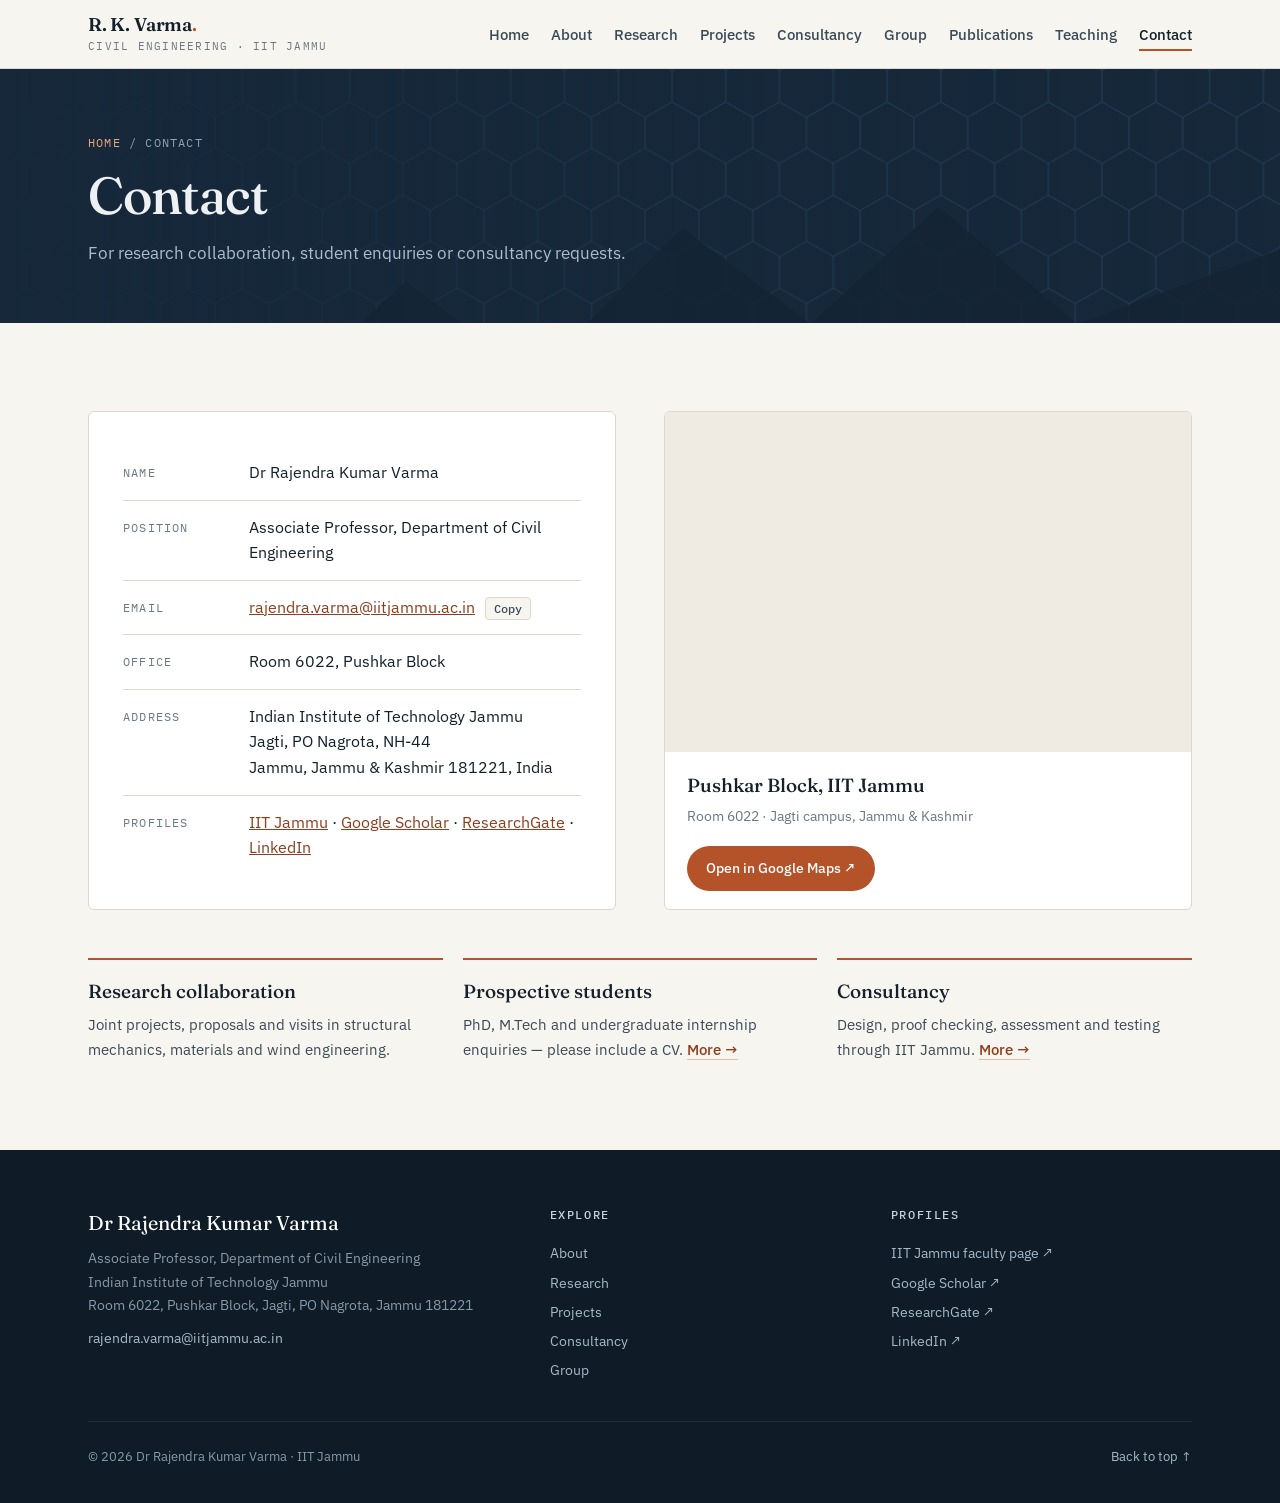
<file: contact.html>
<!DOCTYPE html>
<html lang="en-GB">
<head>
<meta charset="utf-8">
<meta name="viewport" content="width=device-width, initial-scale=1">
<title>Contact — Dr Rajendra Kumar Varma, IIT Jammu</title>
<meta name="description" content="Contact Dr Rajendra Kumar Varma, Associate Professor, Department of Civil Engineering, IIT Jammu: rajendra.varma@iitjammu.ac.in, Room 6022, Pushkar Block.">
<link rel="canonical" href="https://rkv-research-group.github.io/contact.html">
<meta property="og:type" content="website">
<meta property="og:url" content="https://rkv-research-group.github.io/contact.html">
<meta property="og:title" content="Contact — Dr Rajendra Kumar Varma, IIT Jammu">
<meta property="og:description" content="Contact Dr Rajendra Kumar Varma, Associate Professor, Department of Civil Engineering, IIT Jammu: rajendra.varma@iitjammu.ac.in, Room 6022, Pushkar Block.">
<meta name="twitter:card" content="summary">
<link rel="icon" href="data:image/svg+xml,%3Csvg xmlns='http://www.w3.org/2000/svg' viewBox='0 0 64 64'%3E%3Crect width='64' height='64' rx='12' fill='%2316283a'/%3E%3Ctext x='32' y='43' font-family='Georgia,serif' font-size='28' fill='%23ffffff' text-anchor='middle'%3ERKV%3C/text%3E%3C/svg%3E">
<link rel="preconnect" href="https://fonts.googleapis.com">
<link rel="preconnect" href="https://fonts.gstatic.com" crossorigin>
<link href="https://fonts.googleapis.com/css2?family=Fraunces:opsz,wght@9..144,400;9..144,500;9..144,600&family=IBM+Plex+Sans:wght@400;500;600&family=IBM+Plex+Mono:wght@400;500&display=swap" rel="stylesheet">
<link rel="stylesheet" href="style.css?v=5">
</head>
<body data-page="contact.html">
<main>
<section class="page-head"><svg class="hero-art" viewBox="0 0 1200 700" preserveAspectRatio="xMidYMid slice" aria-hidden="true">
<defs><pattern id="hex" width="56" height="97" patternUnits="userSpaceOnUse" patternTransform="scale(.9)"><path d="M28 0 L56 16 L56 48 L28 64 L0 48 L0 16 Z M28 64 L28 97" fill="none" stroke="#3a5a78" stroke-width="1"/></pattern>
<linearGradient id="fade" x1="0" x2="1"><stop offset="0" stop-color="#16283a"/><stop offset=".55" stop-color="#16283a" stop-opacity=".2"/><stop offset="1" stop-color="#16283a" stop-opacity="0"/></linearGradient></defs>
<rect width="1200" height="700" fill="url(#hex)"/><rect width="1200" height="700" fill="url(#fade)"/>
<path d="M0 610 L140 520 L230 570 L380 430 L500 520 L640 380 L760 470 L880 360 L1010 470 L1200 400 L1200 700 L0 700Z" fill="#12222f" opacity=".9"/>
<path d="M0 640 L180 580 L320 620 L470 540 L620 600 L800 520 L960 590 L1200 530 L1200 700 L0 700Z" fill="#0f1c28"/></svg><div class="wrap">
<div class="crumbs"><a href="index.html">Home</a> / Contact</div>
<h1>Contact</h1><p>For research collaboration, student enquiries or consultancy requests.</p></div></section>

<section>
  <div class="wrap">
    <div class="contact-grid">
      <div class="contact-card reveal">
        <div class="row"><div class="k">Name</div><div>Dr Rajendra Kumar Varma</div></div>
        <div class="row"><div class="k">Position</div><div>Associate Professor, Department of Civil Engineering</div></div>
        <div class="row"><div class="k">Email</div><div><a data-email href="#"></a><button class="copy" data-copy>Copy</button></div></div>
        <div class="row"><div class="k">Office</div><div>Room 6022, Pushkar Block</div></div>
        <div class="row"><div class="k">Address</div><div>Indian Institute of Technology Jammu<br>Jagti, PO Nagrota, NH-44<br>Jammu, Jammu &amp; Kashmir 181221, India</div></div>
        <div class="row"><div class="k">Profiles</div><div>
          <a href="https://iitjammu.ac.in/faculty/~rajendrakvarma" target="_blank" rel="noopener">IIT Jammu</a> ·
          <a href="https://scholar.google.com/citations?user=NxhLUnAAAAAJ&hl=en" target="_blank" rel="noopener">Google Scholar</a> ·
          <a href="https://www.researchgate.net/profile/Rajendra-Varma" target="_blank" rel="noopener">ResearchGate</a> ·
          <a href="https://www.linkedin.com/in/rajendra-kumar-56a083a/" target="_blank" rel="noopener">LinkedIn</a></div></div>
      </div>
      <div class="map-card reveal">
        <!-- MAP: to change the pin, open the place in Google Maps > Share > Embed a map > copy the src="..." address and paste it below -->
        <iframe src="https://www.google.com/maps?q=Pushkar%20Block%2C%20IIT%20Jammu%2C%20Jagti%2C%20Nagrota%2C%20Jammu&z=17&output=embed" loading="lazy" referrerpolicy="no-referrer-when-downgrade" title="Map: Pushkar Block, IIT Jammu" allowfullscreen></iframe>
        <div class="map-bar"><div><b>Pushkar Block, IIT Jammu</b><span>Room 6022 · Jagti campus, Jammu &amp; Kashmir</span></div>
        <a class="btn primary" href="https://maps.app.goo.gl/QfYKaPAXRycgtDLB8" target="_blank" rel="noopener">Open in Google Maps ↗</a></div>
      </div>
    </div>
    <div class="reasons">
      <div class="reveal"><h3>Research collaboration</h3><p>Joint projects, proposals and visits in structural mechanics, materials and wind engineering.</p></div>
      <div class="reveal"><h3>Prospective students</h3><p>PhD, M.Tech and undergraduate internship enquiries — please include a CV. <a class="textlink" href="group.html#join">More →</a></p></div>
      <div class="reveal"><h3>Consultancy</h3><p>Design, proof checking, assessment and testing through IIT Jammu. <a class="textlink" href="consultancy.html">More →</a></p></div>
    </div>
  </div>
</section></main>
<script src="data.js?v=5"></script>
<script src="site.js?v=5"></script>

</body>
</html>
</file>
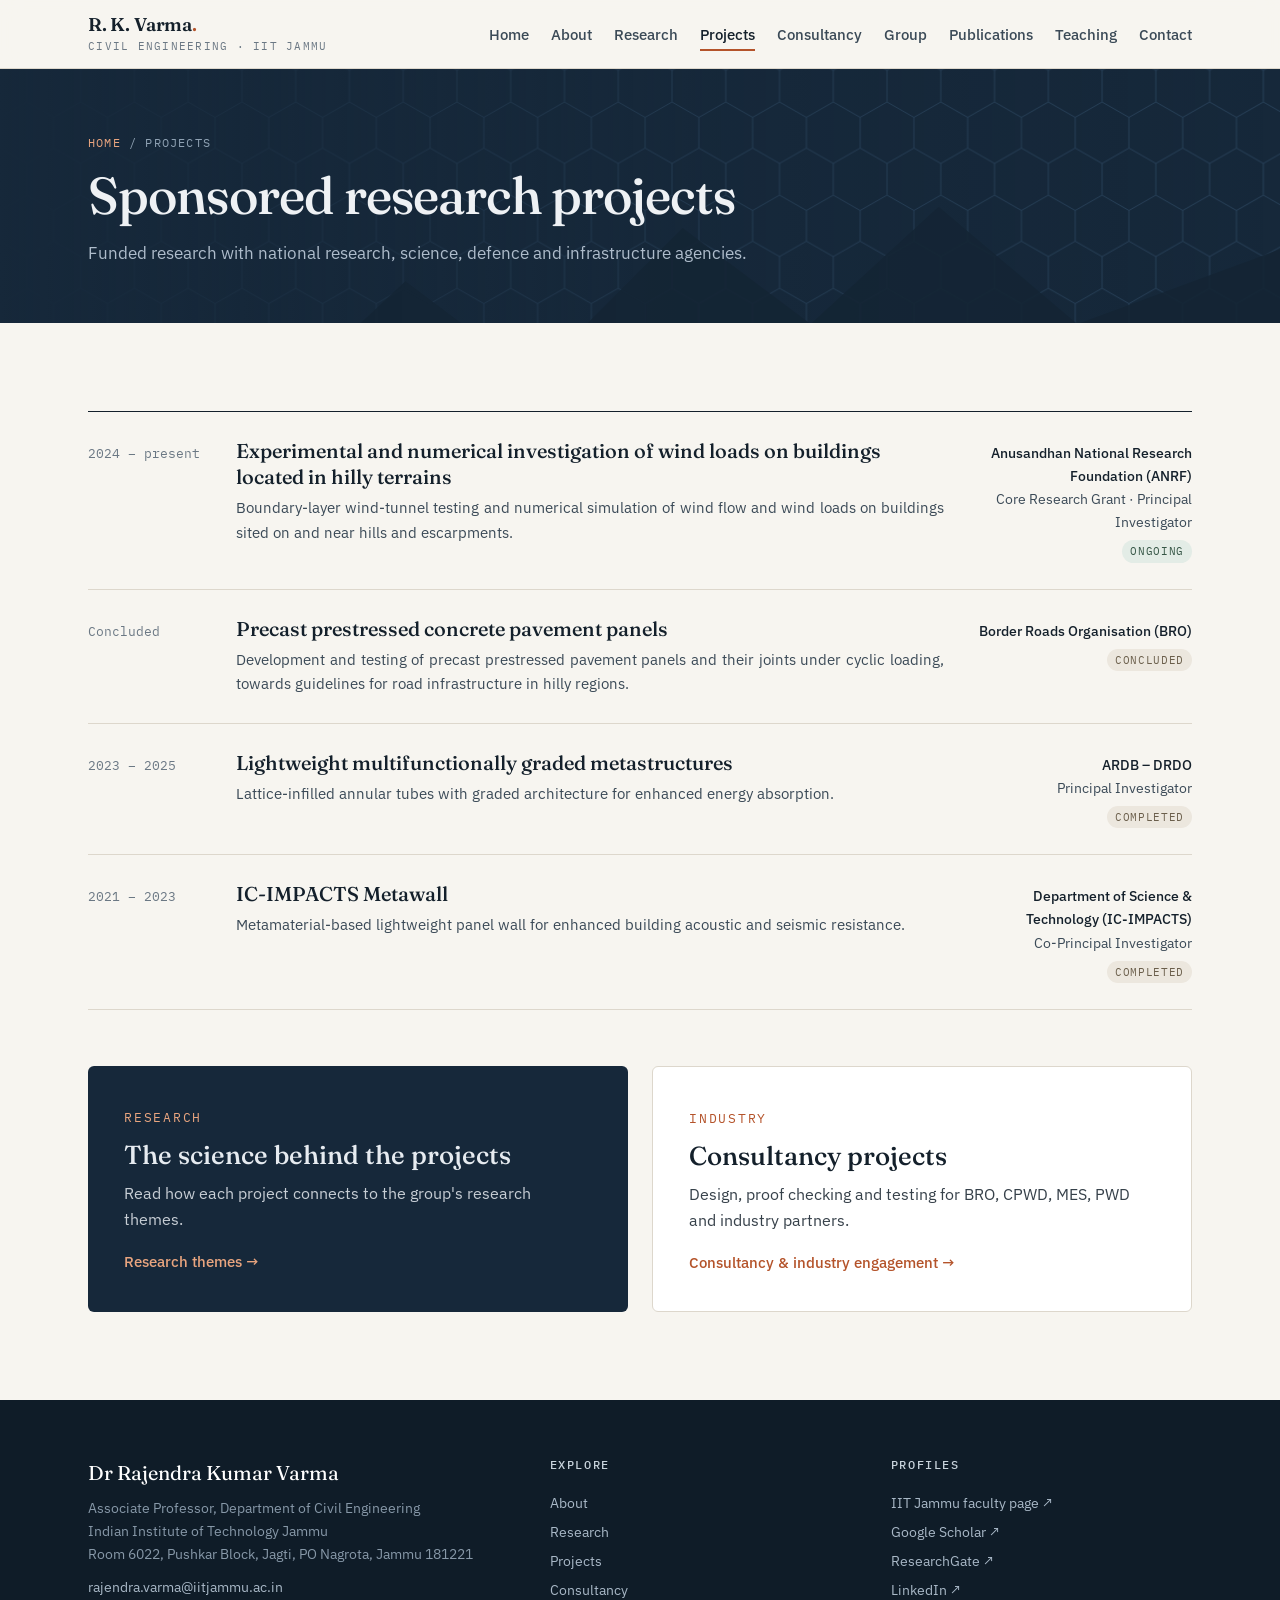
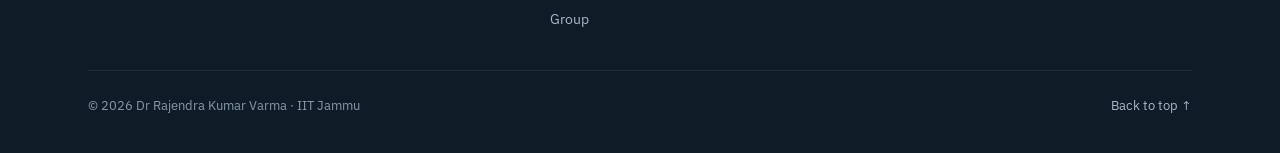
<file: projects.html>
<!DOCTYPE html>
<html lang="en-GB">
<head>
<meta charset="utf-8">
<meta name="viewport" content="width=device-width, initial-scale=1">
<title>Projects — Dr Rajendra Kumar Varma, IIT Jammu</title>
<meta name="description" content="Sponsored research projects with ANRF, DST, ARDB–DRDO and BRO on wind loads in hilly terrain, metamaterials, graded metastructures and precast prestressed pavements.">
<link rel="canonical" href="https://rkv-research-group.github.io/projects.html">
<meta property="og:type" content="website">
<meta property="og:url" content="https://rkv-research-group.github.io/projects.html">
<meta property="og:title" content="Projects — Dr Rajendra Kumar Varma, IIT Jammu">
<meta property="og:description" content="Sponsored research projects with ANRF, DST, ARDB–DRDO and BRO on wind loads in hilly terrain, metamaterials, graded metastructures and precast prestressed pavements.">
<meta name="twitter:card" content="summary">
<link rel="icon" href="data:image/svg+xml,%3Csvg xmlns='http://www.w3.org/2000/svg' viewBox='0 0 64 64'%3E%3Crect width='64' height='64' rx='12' fill='%2316283a'/%3E%3Ctext x='32' y='43' font-family='Georgia,serif' font-size='28' fill='%23ffffff' text-anchor='middle'%3ERKV%3C/text%3E%3C/svg%3E">
<link rel="preconnect" href="https://fonts.googleapis.com">
<link rel="preconnect" href="https://fonts.gstatic.com" crossorigin>
<link href="https://fonts.googleapis.com/css2?family=Fraunces:opsz,wght@9..144,400;9..144,500;9..144,600&family=IBM+Plex+Sans:wght@400;500;600&family=IBM+Plex+Mono:wght@400;500&display=swap" rel="stylesheet">
<link rel="stylesheet" href="style.css?v=5">
</head>
<body data-page="projects.html">
<main>
<section class="page-head"><svg class="hero-art" viewBox="0 0 1200 700" preserveAspectRatio="xMidYMid slice" aria-hidden="true">
<defs><pattern id="hex" width="56" height="97" patternUnits="userSpaceOnUse" patternTransform="scale(.9)"><path d="M28 0 L56 16 L56 48 L28 64 L0 48 L0 16 Z M28 64 L28 97" fill="none" stroke="#3a5a78" stroke-width="1"/></pattern>
<linearGradient id="fade" x1="0" x2="1"><stop offset="0" stop-color="#16283a"/><stop offset=".55" stop-color="#16283a" stop-opacity=".2"/><stop offset="1" stop-color="#16283a" stop-opacity="0"/></linearGradient></defs>
<rect width="1200" height="700" fill="url(#hex)"/><rect width="1200" height="700" fill="url(#fade)"/>
<path d="M0 610 L140 520 L230 570 L380 430 L500 520 L640 380 L760 470 L880 360 L1010 470 L1200 400 L1200 700 L0 700Z" fill="#12222f" opacity=".9"/>
<path d="M0 640 L180 580 L320 620 L470 540 L620 600 L800 520 L960 590 L1200 530 L1200 700 L0 700Z" fill="#0f1c28"/></svg><div class="wrap">
<div class="crumbs"><a href="index.html">Home</a> / Projects</div>
<h1>Sponsored research projects</h1><p>Funded research with national research, science, defence and infrastructure agencies.</p></div></section>

<section>
  <div class="wrap">
    <div class="proj-list">
      <div class="proj reveal">
        <div class="yr">2024 – present</div>
        <div><h3>Experimental and numerical investigation of wind loads on buildings located in hilly terrains</h3><p>Boundary-layer wind-tunnel testing and numerical simulation of wind flow and wind loads on buildings sited on and near hills and escarpments.</p></div>
        <div class="meta"><b>Anusandhan National Research Foundation (ANRF)</b>Core Research Grant · Principal Investigator<br><span class="pill on">Ongoing</span></div>
      </div>
      <div class="proj reveal">
        <div class="yr">Concluded</div>
        <div><h3>Precast prestressed concrete pavement panels</h3><p>Development and testing of precast prestressed pavement panels and their joints under cyclic loading, towards guidelines for road infrastructure in hilly regions.</p></div>
        <div class="meta"><b>Border Roads Organisation (BRO)</b><span class="pill done">Concluded</span></div>
      </div>
      <div class="proj reveal">
        <div class="yr">2023 – 2025</div>
        <div><h3>Lightweight multifunctionally graded metastructures</h3><p>Lattice-infilled annular tubes with graded architecture for enhanced energy absorption.</p></div>
        <div class="meta"><b>ARDB – DRDO</b>Principal Investigator<br><span class="pill done">Completed</span></div>
      </div>
      <div class="proj reveal">
        <div class="yr">2021 – 2023</div>
        <div><h3>IC-IMPACTS Metawall</h3><p>Metamaterial-based lightweight panel wall for enhanced building acoustic and seismic resistance.</p></div>
        <div class="meta"><b>Department of Science &amp; Technology (IC-IMPACTS)</b>Co-Principal Investigator<br><span class="pill done">Completed</span></div>
      </div>
    </div>
    <div class="band" style="margin-top:56px">
      <a class="b1 reveal" href="research.html"><span class="eyebrow">Research</span><h3>The science behind the projects</h3><p>Read how each project connects to the group's research themes.</p><div class="go">Research themes →</div></a>
      <a class="b2 reveal" href="consultancy.html"><span class="eyebrow" style="color:var(--accent)">Industry</span><h3>Consultancy projects</h3><p>Design, proof checking and testing for BRO, CPWD, MES, PWD and industry partners.</p><div class="go">Consultancy &amp; industry engagement →</div></a>
    </div>
  </div>
</section></main>
<script src="data.js?v=5"></script>
<script src="site.js?v=5"></script>

</body>
</html>
</file>
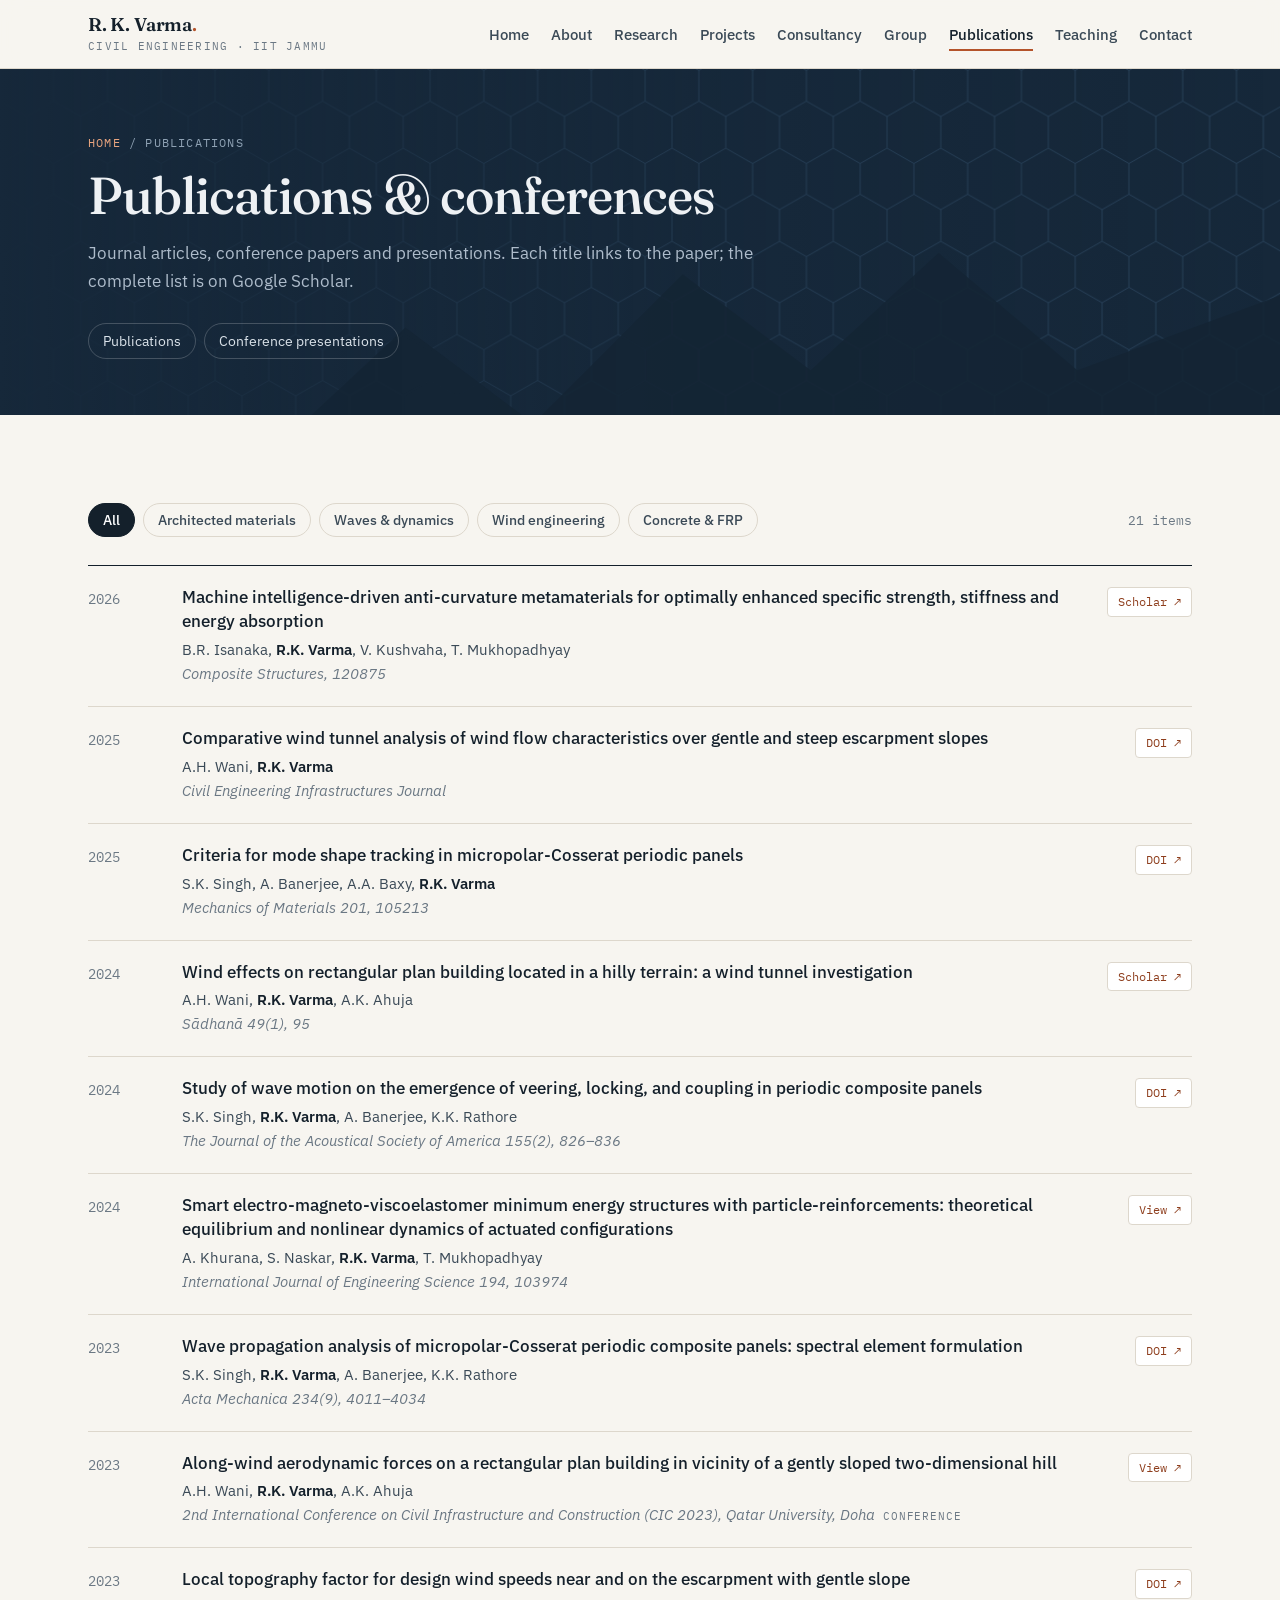
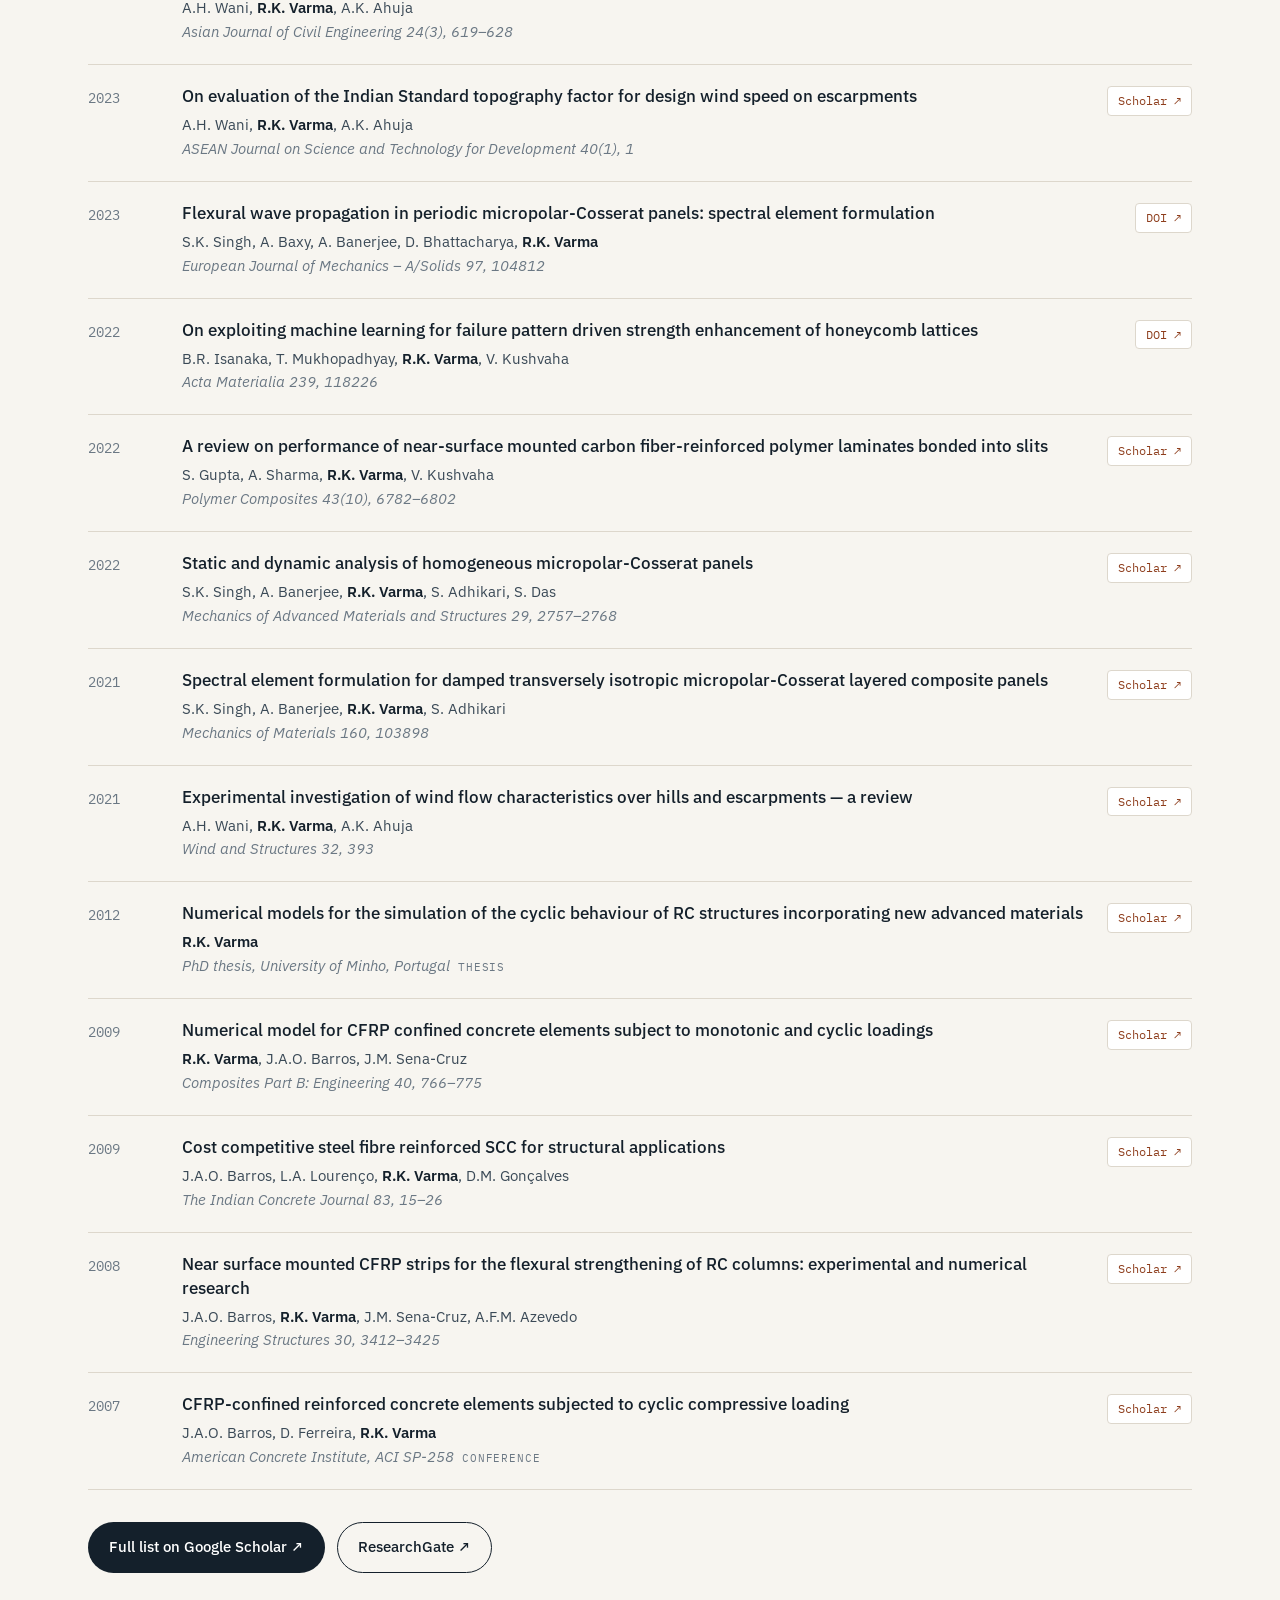
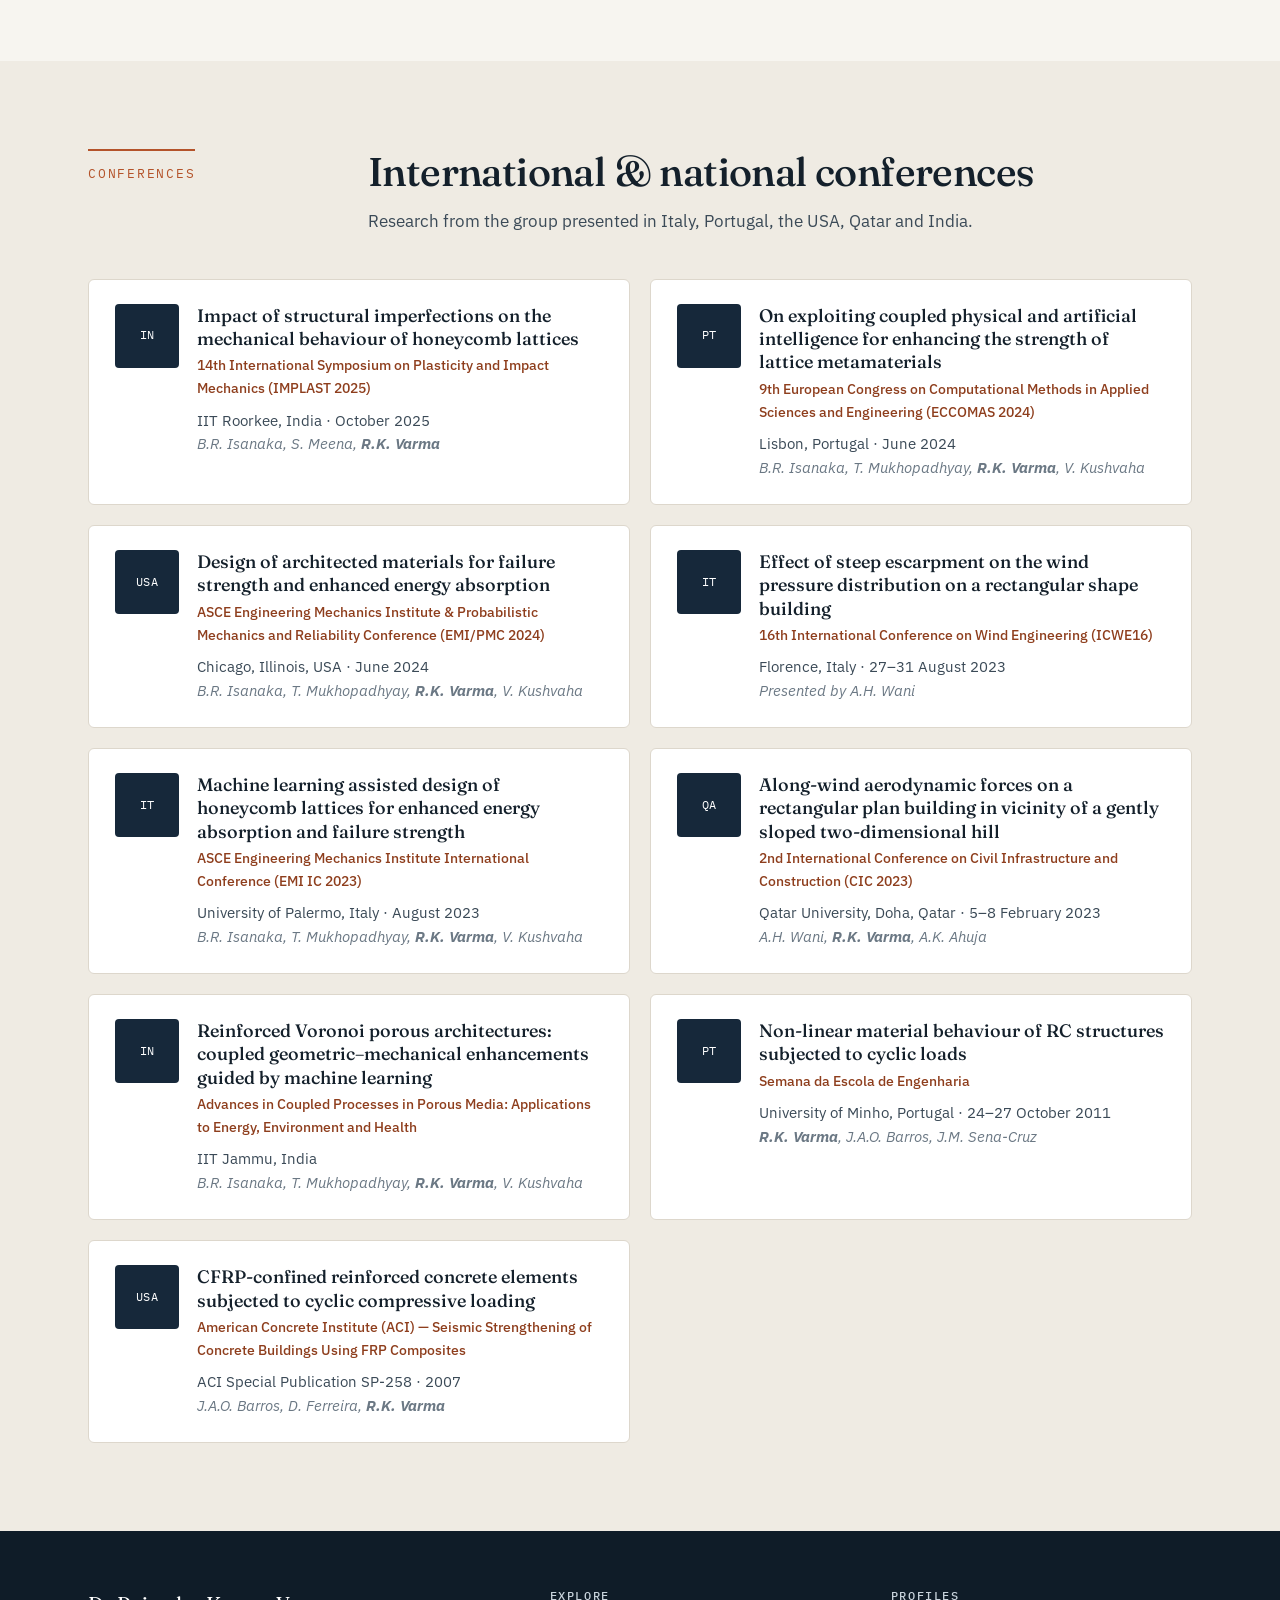
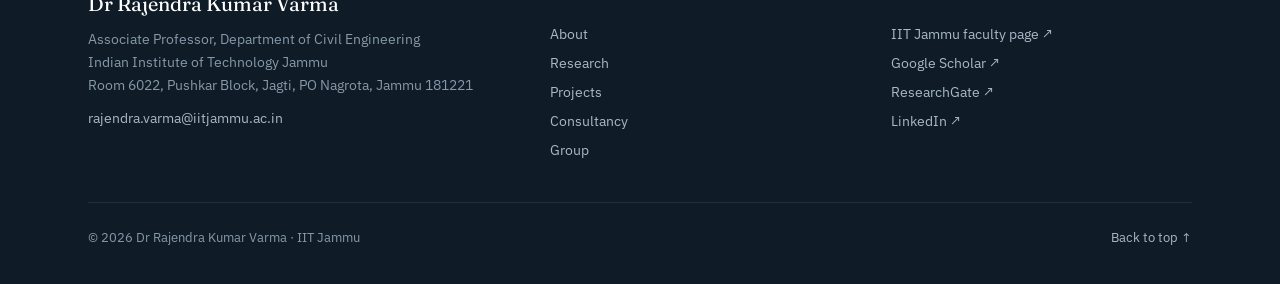
<file: publications.html>
<!DOCTYPE html>
<html lang="en-GB">
<head>
<meta charset="utf-8">
<meta name="viewport" content="width=device-width, initial-scale=1">
<title>Publications — Dr Rajendra Kumar Varma, IIT Jammu</title>
<meta name="description" content="Journal articles and conference presentations by Dr Rajendra Kumar Varma and group on concrete, FRP, metamaterials, wave propagation and wind engineering.">
<link rel="canonical" href="https://rkv-research-group.github.io/publications.html">
<meta property="og:type" content="website">
<meta property="og:url" content="https://rkv-research-group.github.io/publications.html">
<meta property="og:title" content="Publications — Dr Rajendra Kumar Varma, IIT Jammu">
<meta property="og:description" content="Journal articles and conference presentations by Dr Rajendra Kumar Varma and group on concrete, FRP, metamaterials, wave propagation and wind engineering.">
<meta name="twitter:card" content="summary">
<link rel="icon" href="data:image/svg+xml,%3Csvg xmlns='http://www.w3.org/2000/svg' viewBox='0 0 64 64'%3E%3Crect width='64' height='64' rx='12' fill='%2316283a'/%3E%3Ctext x='32' y='43' font-family='Georgia,serif' font-size='28' fill='%23ffffff' text-anchor='middle'%3ERKV%3C/text%3E%3C/svg%3E">
<link rel="preconnect" href="https://fonts.googleapis.com">
<link rel="preconnect" href="https://fonts.gstatic.com" crossorigin>
<link href="https://fonts.googleapis.com/css2?family=Fraunces:opsz,wght@9..144,400;9..144,500;9..144,600&family=IBM+Plex+Sans:wght@400;500;600&family=IBM+Plex+Mono:wght@400;500&display=swap" rel="stylesheet">
<link rel="stylesheet" href="style.css?v=5">
</head>
<body data-page="publications.html">
<main>
<section class="page-head"><svg class="hero-art" viewBox="0 0 1200 700" preserveAspectRatio="xMidYMid slice" aria-hidden="true">
<defs><pattern id="hex" width="56" height="97" patternUnits="userSpaceOnUse" patternTransform="scale(.9)"><path d="M28 0 L56 16 L56 48 L28 64 L0 48 L0 16 Z M28 64 L28 97" fill="none" stroke="#3a5a78" stroke-width="1"/></pattern>
<linearGradient id="fade" x1="0" x2="1"><stop offset="0" stop-color="#16283a"/><stop offset=".55" stop-color="#16283a" stop-opacity=".2"/><stop offset="1" stop-color="#16283a" stop-opacity="0"/></linearGradient></defs>
<rect width="1200" height="700" fill="url(#hex)"/><rect width="1200" height="700" fill="url(#fade)"/>
<path d="M0 610 L140 520 L230 570 L380 430 L500 520 L640 380 L760 470 L880 360 L1010 470 L1200 400 L1200 700 L0 700Z" fill="#12222f" opacity=".9"/>
<path d="M0 640 L180 580 L320 620 L470 540 L620 600 L800 520 L960 590 L1200 530 L1200 700 L0 700Z" fill="#0f1c28"/></svg><div class="wrap">
<div class="crumbs"><a href="index.html">Home</a> / Publications</div>
<h1>Publications &amp; conferences</h1><p>Journal articles, conference papers and presentations. Each title links to the paper; the complete list is on Google Scholar.</p><div class="jump"><a href="#papers">Publications</a><a href="#conferences">Conference presentations</a></div></div></section>

<section id="papers">
  <div class="wrap">
    <div class="filters" role="group" aria-label="Filter publications">
      <button class="on" data-f="all">All</button>
      <button data-f="meta">Architected materials</button>
      <button data-f="waves">Waves &amp; dynamics</button>
      <button data-f="wind">Wind engineering</button>
      <button data-f="frp">Concrete &amp; FRP</button>
      <span class="count" id="count"></span>
    </div>
    <ol class="pubs" id="pubs"></ol>
    <div class="cta"><a class="btn dark" href="https://scholar.google.com/citations?user=NxhLUnAAAAAJ&hl=en" target="_blank" rel="noopener">Full list on Google Scholar ↗</a><a class="btn line" href="https://www.researchgate.net/profile/Rajendra-Varma" target="_blank" rel="noopener">ResearchGate ↗</a></div>
  </div>
</section>
<section class="alt" id="conferences">
  <div class="wrap">
    <div class="sec-head"><div class="sec-num">Conferences</div><div class="reveal"><h2>International &amp; national conferences</h2><p>Research from the group presented in Italy, Portugal, the USA, Qatar and India.</p></div></div>
    <div class="confs" id="confs"></div>
  </div>
</section></main>
<script src="data.js?v=5"></script>
<script src="site.js?v=5"></script>
<script>
const list=document.getElementById('pubs'),cnt=document.getElementById('count');
function render(f){const L=PUBS.filter(p=>f==='all'||p.tags.includes(f));
 cnt.textContent=L.length+' item'+(L.length===1?'':'s');
 list.innerHTML=L.map(p=>{const k=pubLink(p);const kind=p.kind!=='journal'?`<span class="kind">${p.kind}</span>`:'';
 return `<li class="pub"><div class="y">${p.y}</div><div><div class="t"><a href="${k.href}" target="_blank" rel="noopener">${p.t}</a></div><div class="a">${boldMe(p.a)}</div><div class="v">${p.v}${kind}</div></div><div class="l"><a href="${k.href}" target="_blank" rel="noopener">${k.label}</a></div></li>`}).join('');}
render('all');
document.querySelectorAll('.filters button').forEach(b=>b.addEventListener('click',()=>{document.querySelectorAll('.filters button').forEach(x=>x.classList.remove('on'));b.classList.add('on');render(b.dataset.f)}));
document.getElementById('confs').innerHTML=CONFS.map(c=>`<div class="conf reveal in"><div class="flag">${c.flag}</div><div><h3>${c.t}</h3><div class="w">${c.name}</div><p>${c.where}<br><i>${boldMe(c.a)}</i></p></div></div>`).join('');
</script>
</body>
</html>
</file>
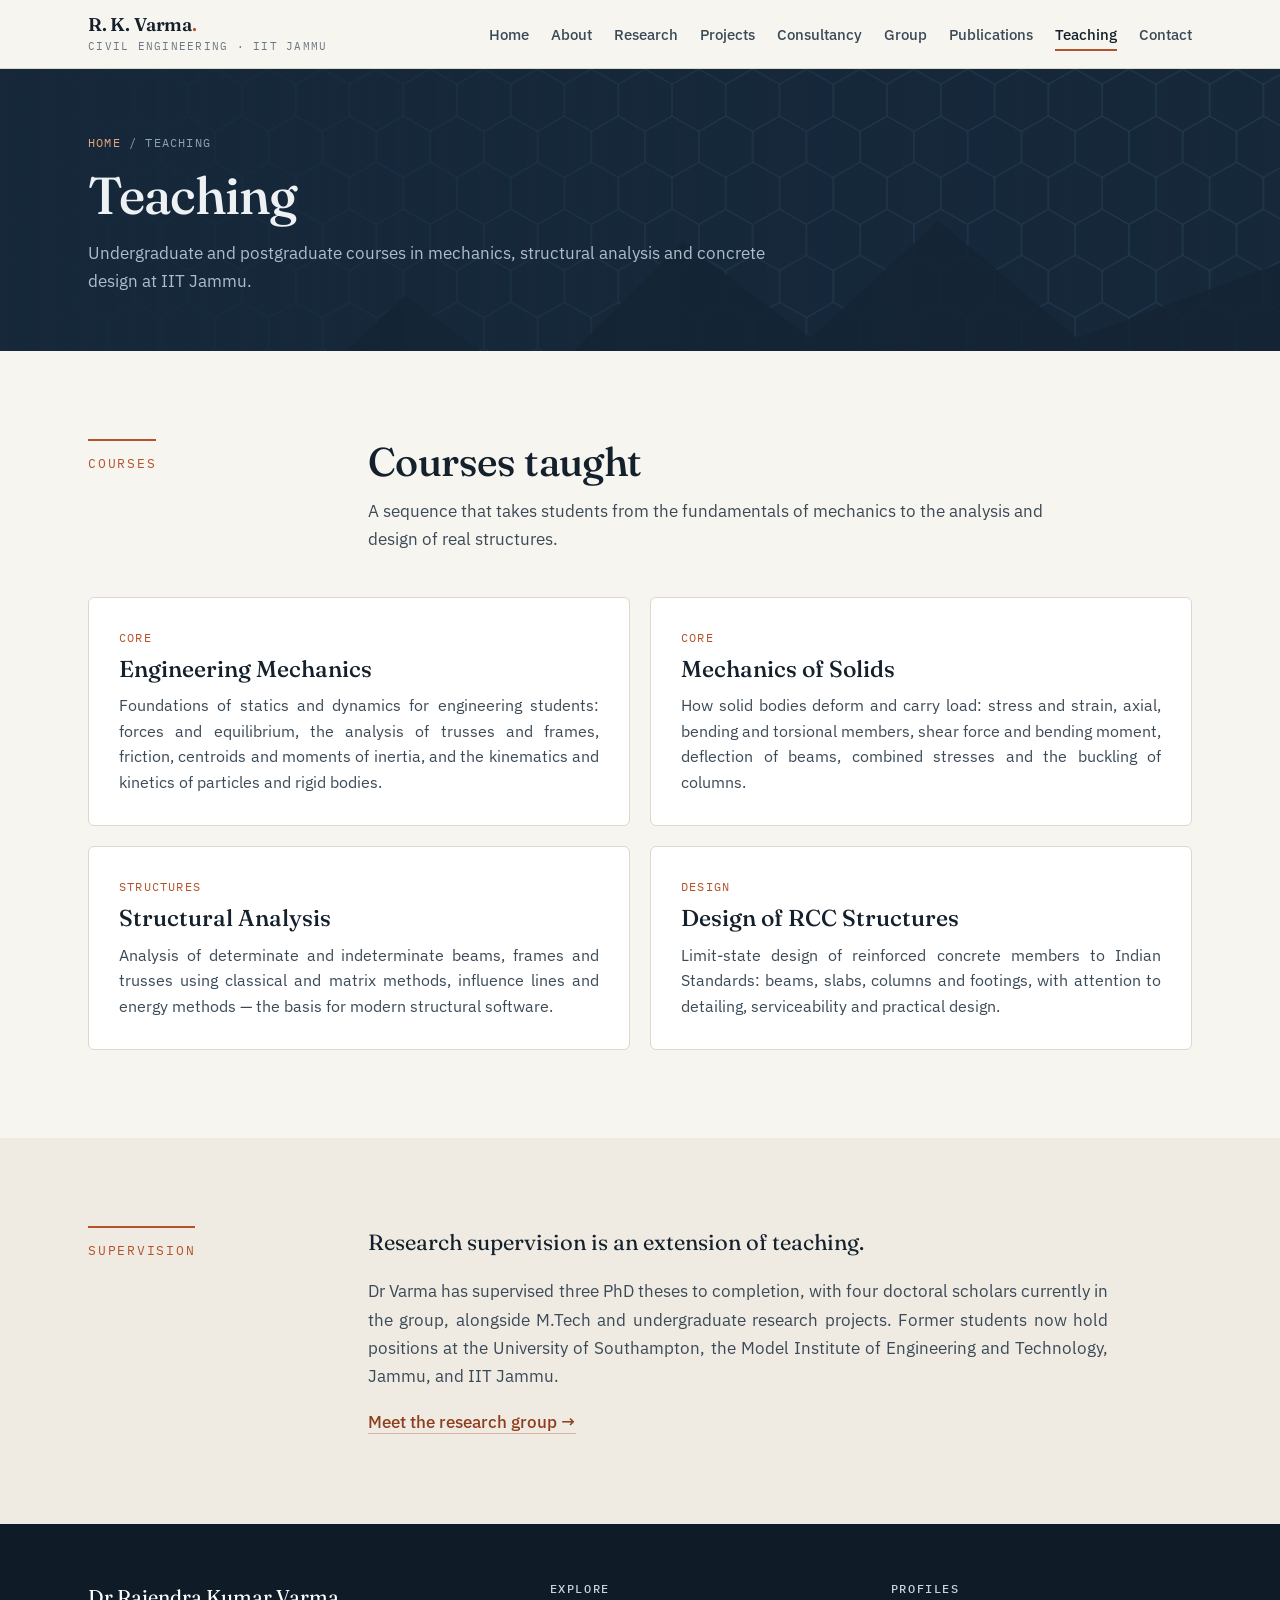
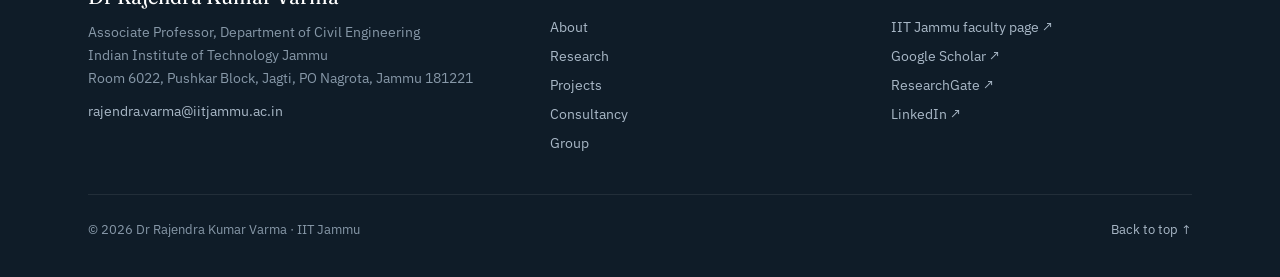
<file: teaching.html>
<!DOCTYPE html>
<html lang="en-GB">
<head>
<meta charset="utf-8">
<meta name="viewport" content="width=device-width, initial-scale=1">
<title>Teaching — Dr Rajendra Kumar Varma, IIT Jammu</title>
<meta name="description" content="Courses taught by Dr Rajendra Kumar Varma at IIT Jammu: Engineering Mechanics, Mechanics of Solids, Structural Analysis and Design of RCC Structures.">
<link rel="canonical" href="https://rkv-research-group.github.io/teaching.html">
<meta property="og:type" content="website">
<meta property="og:url" content="https://rkv-research-group.github.io/teaching.html">
<meta property="og:title" content="Teaching — Dr Rajendra Kumar Varma, IIT Jammu">
<meta property="og:description" content="Courses taught by Dr Rajendra Kumar Varma at IIT Jammu: Engineering Mechanics, Mechanics of Solids, Structural Analysis and Design of RCC Structures.">
<meta name="twitter:card" content="summary">
<link rel="icon" href="data:image/svg+xml,%3Csvg xmlns='http://www.w3.org/2000/svg' viewBox='0 0 64 64'%3E%3Crect width='64' height='64' rx='12' fill='%2316283a'/%3E%3Ctext x='32' y='43' font-family='Georgia,serif' font-size='28' fill='%23ffffff' text-anchor='middle'%3ERKV%3C/text%3E%3C/svg%3E">
<link rel="preconnect" href="https://fonts.googleapis.com">
<link rel="preconnect" href="https://fonts.gstatic.com" crossorigin>
<link href="https://fonts.googleapis.com/css2?family=Fraunces:opsz,wght@9..144,400;9..144,500;9..144,600&family=IBM+Plex+Sans:wght@400;500;600&family=IBM+Plex+Mono:wght@400;500&display=swap" rel="stylesheet">
<link rel="stylesheet" href="style.css?v=5">
</head>
<body data-page="teaching.html">
<main>
<section class="page-head"><svg class="hero-art" viewBox="0 0 1200 700" preserveAspectRatio="xMidYMid slice" aria-hidden="true">
<defs><pattern id="hex" width="56" height="97" patternUnits="userSpaceOnUse" patternTransform="scale(.9)"><path d="M28 0 L56 16 L56 48 L28 64 L0 48 L0 16 Z M28 64 L28 97" fill="none" stroke="#3a5a78" stroke-width="1"/></pattern>
<linearGradient id="fade" x1="0" x2="1"><stop offset="0" stop-color="#16283a"/><stop offset=".55" stop-color="#16283a" stop-opacity=".2"/><stop offset="1" stop-color="#16283a" stop-opacity="0"/></linearGradient></defs>
<rect width="1200" height="700" fill="url(#hex)"/><rect width="1200" height="700" fill="url(#fade)"/>
<path d="M0 610 L140 520 L230 570 L380 430 L500 520 L640 380 L760 470 L880 360 L1010 470 L1200 400 L1200 700 L0 700Z" fill="#12222f" opacity=".9"/>
<path d="M0 640 L180 580 L320 620 L470 540 L620 600 L800 520 L960 590 L1200 530 L1200 700 L0 700Z" fill="#0f1c28"/></svg><div class="wrap">
<div class="crumbs"><a href="index.html">Home</a> / Teaching</div>
<h1>Teaching</h1><p>Undergraduate and postgraduate courses in mechanics, structural analysis and concrete design at IIT Jammu.</p></div></section>

<section>
  <div class="wrap">
    <div class="sec-head"><div class="sec-num">Courses</div><div class="reveal"><h2>Courses taught</h2><p>A sequence that takes students from the fundamentals of mechanics to the analysis and design of real structures.</p></div></div>
    <div class="courses"><div class="course reveal"><div class="code">Core</div><h3>Engineering Mechanics</h3><p>Foundations of statics and dynamics for engineering students: forces and equilibrium, the analysis of trusses and frames, friction, centroids and moments of inertia, and the kinematics and kinetics of particles and rigid bodies.</p></div><div class="course reveal"><div class="code">Core</div><h3>Mechanics of Solids</h3><p>How solid bodies deform and carry load: stress and strain, axial, bending and torsional members, shear force and bending moment, deflection of beams, combined stresses and the buckling of columns.</p></div><div class="course reveal"><div class="code">Structures</div><h3>Structural Analysis</h3><p>Analysis of determinate and indeterminate beams, frames and trusses using classical and matrix methods, influence lines and energy methods — the basis for modern structural software.</p></div><div class="course reveal"><div class="code">Design</div><h3>Design of RCC Structures</h3><p>Limit-state design of reinforced concrete members to Indian Standards: beams, slabs, columns and footings, with attention to detailing, serviceability and practical design.</p></div></div>
  </div>
</section>
<section class="alt">
  <div class="wrap split">
    <div><div class="sec-num">Supervision</div></div>
    <div class="prose reveal">
      <p class="lead">Research supervision is an extension of teaching.</p>
      <p>Dr Varma has supervised three PhD theses to completion, with four doctoral scholars currently in the group, alongside M.Tech and undergraduate research projects. Former students now hold positions at the University of Southampton, the Model Institute of Engineering and Technology, Jammu, and IIT Jammu.</p>
      <a class="textlink" href="group.html">Meet the research group →</a>
    </div>
  </div>
</section></main>
<script src="data.js?v=5"></script>
<script src="site.js?v=5"></script>

</body>
</html>
</file>
<file: style.css>
/* ============================================================
   Dr Rajendra Kumar Varma — site styles
   Colours and fonts are set in :root below.
   ============================================================ */
:root{
  --ink:#14202b; --ink-2:#3b4a57; --ink-3:#6b7884;
  --paper:#f7f5f0; --paper-2:#efebe3; --card:#ffffff;
  --line:#ddd7cc; --accent:#b4532a; --accent-2:#8e3e1d; --accent-soft:#e9a57f;
  --navy:#16283a; --navy-2:#1f3a52;
  --serif:'Fraunces',Georgia,serif; --sans:'IBM Plex Sans',system-ui,sans-serif; --mono:'IBM Plex Mono',ui-monospace,monospace;
  --max:1160px;
}
*{box-sizing:border-box;margin:0;padding:0}
html{scroll-behavior:smooth;scroll-padding-top:80px}
body{font-family:var(--sans);color:var(--ink);background:var(--paper);line-height:1.65;font-size:17px;-webkit-font-smoothing:antialiased}
a{color:inherit}
img,svg{display:block;max-width:100%}
.wrap{max-width:var(--max);margin:0 auto;padding:0 28px}

/* ---------- navigation ---------- */
header.nav{position:sticky;top:0;z-index:50;background:rgba(247,245,240,.94);backdrop-filter:blur(10px);border-bottom:1px solid var(--line)}
.nav .wrap{display:flex;align-items:center;justify-content:space-between;height:68px;gap:20px}
.brand{text-decoration:none;line-height:1.15}
.brand b{display:block;font-family:var(--serif);font-weight:600;font-size:18.5px;letter-spacing:-.01em}
.brand b span{color:var(--accent)}
.brand small{font-family:var(--mono);font-size:10.5px;letter-spacing:.12em;text-transform:uppercase;color:var(--ink-3)}
.nav ul{display:flex;gap:22px;list-style:none}
.nav ul a{text-decoration:none;font-size:14.5px;color:var(--ink-2);font-weight:500;position:relative;padding:6px 0}
.nav ul a:hover,.nav ul a.active{color:var(--ink)}
.nav ul a.active::after{content:"";position:absolute;left:0;right:0;bottom:-1px;height:2px;background:var(--accent)}
.menu-btn{display:none;background:none;border:1px solid var(--line);border-radius:8px;padding:7px 12px;font:500 14px var(--sans);color:var(--ink);cursor:pointer}

/* ---------- buttons ---------- */
.btn{display:inline-flex;align-items:center;gap:8px;padding:12px 20px;border-radius:999px;text-decoration:none;font-weight:500;font-size:15px;transition:transform .15s,background .15s,border-color .15s;border:1px solid transparent}
.btn:hover{transform:translateY(-1px)}
.btn.primary{background:var(--accent);color:#fff}
.btn.primary:hover{background:#c55f33}
.btn.ghost{border-color:rgba(255,255,255,.3);color:#eef1f4}
.btn.ghost:hover{background:rgba(255,255,255,.08)}
.btn.dark{background:var(--ink);color:#fff}
.btn.line{border-color:var(--ink);color:var(--ink)}
.btn.line:hover{background:var(--ink);color:#fff}
.cta{display:flex;flex-wrap:wrap;gap:12px;margin-top:32px}
.textlink{color:var(--accent-2);font-weight:500;text-decoration:none;border-bottom:1px solid rgba(180,83,42,.35)}
.textlink:hover{border-color:var(--accent)}

/* ---------- home hero ---------- */
.hero{position:relative;overflow:hidden;padding:80px 0 96px;background:var(--navy);color:#eef1f4}
.hero .wrap{position:relative;z-index:2}
.hero-grid{display:grid;grid-template-columns:1.3fr .85fr;gap:56px;align-items:center}
.eyebrow{font-family:var(--mono);font-size:12.5px;letter-spacing:.14em;text-transform:uppercase;color:var(--accent-soft)}
.hero h1{font-family:var(--serif);font-weight:500;font-size:clamp(40px,5.4vw,64px);line-height:1.04;letter-spacing:-.02em;margin:18px 0}
.hero .role{font-size:19px;color:#c9d3dc;max-width:580px}
.hero .role strong{color:#fff;font-weight:500}
.hero .lede{margin-top:20px;color:#aebccb;max-width:580px;font-size:16.5px}
.portrait{position:relative;aspect-ratio:4/5;border-radius:6px;background:linear-gradient(160deg,#2a4762,#1a2f43);border:1px solid rgba(255,255,255,.12);overflow:hidden}
.portrait img{position:absolute;inset:0;width:100%;height:100%;object-fit:cover}
.portrait .mono{position:absolute;inset:0;display:grid;place-items:center;font-family:var(--serif);font-size:120px;color:rgba(255,255,255,.1)}
.portrait .cap{position:absolute;left:0;right:0;bottom:0;padding:22px 24px;font-size:13px;color:#c3cfda;line-height:1.5;background:linear-gradient(transparent,rgba(10,20,30,.85))}
.portrait .cap b{display:block;color:#fff;font-weight:500;font-size:15px}
.hero-art{position:absolute;inset:0;z-index:1;opacity:.5;pointer-events:none;width:100%;height:100%}
.stats{display:grid;grid-template-columns:repeat(4,1fr);border-top:1px solid rgba(255,255,255,.14);margin-top:60px}
.stat{padding:22px 20px 0 0}
.stat b{display:block;font-family:var(--serif);font-weight:500;font-size:34px;color:#fff;line-height:1.1}
.stat span{font-size:13.5px;color:#9fb0c1}

/* ---------- inner page header ---------- */
.page-head{background:var(--navy);color:#eef1f4;padding:64px 0 56px;position:relative;overflow:hidden}
.page-head .wrap{position:relative;z-index:2}
.page-head h1{font-family:var(--serif);font-weight:500;font-size:clamp(34px,4.4vw,52px);line-height:1.08;letter-spacing:-.02em;margin-top:14px;max-width:820px}
.page-head p{color:#aebccb;max-width:700px;margin-top:16px;font-size:17px}
.crumbs{font-family:var(--mono);font-size:12px;letter-spacing:.1em;text-transform:uppercase;color:#8fa2b4}
.crumbs a{color:var(--accent-soft);text-decoration:none}
.jump{display:flex;flex-wrap:wrap;gap:8px;margin-top:28px}
.jump a{font-size:13.5px;text-decoration:none;color:#dbe3ea;border:1px solid rgba(255,255,255,.2);padding:6px 14px;border-radius:99px;transition:background .15s}
.jump a:hover{background:rgba(255,255,255,.1)}

/* ---------- sections ---------- */
section{padding:88px 0}
section.tight{padding:64px 0}
section.alt{background:var(--paper-2)}
section.dark{background:var(--navy);color:#e6ebf0}
.sec-head{display:grid;grid-template-columns:240px 1fr;gap:40px;margin-bottom:44px;align-items:start}
.sec-num{font-family:var(--mono);font-size:12.5px;letter-spacing:.14em;color:var(--accent);text-transform:uppercase;padding-top:12px;border-top:2px solid var(--accent);width:max-content}
.dark .sec-num{color:var(--accent-soft);border-color:var(--accent-soft)}
.sec-head h2{font-family:var(--serif);font-weight:500;font-size:clamp(28px,3.4vw,40px);line-height:1.14;letter-spacing:-.015em}
.dark .sec-head h2{color:#fff}
.sec-head p{color:var(--ink-2);margin-top:12px;max-width:680px}
.dark .sec-head p{color:#a9b8c7}
.split{display:grid;grid-template-columns:240px 1fr;gap:40px}
.prose p{margin-bottom:18px;color:var(--ink-2);max-width:740px}
.prose p.lead{font-family:var(--serif);font-size:22px;line-height:1.5;color:var(--ink)}
.prose ul{margin:0 0 18px 20px;color:var(--ink-2);max-width:740px}
.prose li{margin-bottom:6px}
.more-row{display:flex;justify-content:space-between;align-items:center;margin-top:28px;gap:16px;flex-wrap:wrap}

/* ---------- home: theme cards ---------- */
.cards{display:grid;grid-template-columns:repeat(3,1fr);gap:1px;background:var(--line);border:1px solid var(--line)}
.card{background:var(--paper);padding:30px 28px 32px;text-decoration:none;display:flex;flex-direction:column;transition:background .2s}
a.card:hover{background:#fff}
a.card:hover .go{color:var(--accent);transform:translateX(3px)}
.card svg.ico{width:44px;height:44px;margin-bottom:20px;stroke:var(--accent);fill:none;stroke-width:1.5}
.card h3{font-family:var(--serif);font-weight:500;font-size:21px;line-height:1.25;margin-bottom:10px}
.card p{font-size:15.5px;color:var(--ink-2)}
.card .go{margin-top:auto;padding-top:18px;font-size:14px;font-weight:500;color:var(--ink-3);transition:all .2s}

/* ---------- news ---------- */
.news{border-top:1px solid var(--ink)}
.news li{list-style:none;display:grid;grid-template-columns:120px 1fr;gap:24px;padding:18px 0;border-bottom:1px solid var(--line)}
.news .d{font-family:var(--mono);font-size:13px;color:var(--ink-3)}
.news .t{font-size:16px}
.news .t b{font-weight:600}

/* ---------- teaser band ---------- */
.band{display:grid;grid-template-columns:1fr 1fr;gap:24px}
.band > a{display:block;text-decoration:none;padding:36px;border-radius:6px;transition:transform .2s}
.band > a:hover{transform:translateY(-2px)}
.band .b1{background:var(--navy);color:#e6ebf0}
.band .b2{background:var(--card);border:1px solid var(--line)}
.band h3{font-family:var(--serif);font-weight:500;font-size:26px;line-height:1.2;margin:10px 0}
.band p{font-size:15.5px;opacity:.85}
.band .go{margin-top:18px;font-weight:500;font-size:14.5px;color:var(--accent)}
.band .b1 .go{color:var(--accent-soft)}

/* ---------- research detail ---------- */
.theme{padding:80px 0;border-bottom:1px solid var(--line)}
.theme:nth-of-type(even){background:var(--paper-2)}
.theme-grid{display:grid;grid-template-columns:1fr 1fr;gap:56px;align-items:start}
.theme-grid.flip > .fig{order:2}
.theme .num{font-family:var(--mono);font-size:12.5px;letter-spacing:.14em;color:var(--accent);text-transform:uppercase}
.theme h2{font-family:var(--serif);font-weight:500;font-size:clamp(26px,3vw,36px);line-height:1.15;letter-spacing:-.015em;margin:12px 0 16px}
.theme p{color:var(--ink-2);margin-bottom:16px}
.theme h4{font-family:var(--mono);font-size:12px;letter-spacing:.12em;text-transform:uppercase;color:var(--ink-3);margin:26px 0 10px}
.theme ul.ticks{list-style:none}
.theme ul.ticks li{padding:7px 0 7px 24px;position:relative;font-size:15.5px;color:var(--ink-2);border-bottom:1px dashed var(--line)}
.theme ul.ticks li::before{content:"";position:absolute;left:2px;top:15px;width:10px;height:2px;background:var(--accent)}
.mini-pubs{list-style:none}
.mini-pubs li{font-size:14.5px;padding:8px 0;border-bottom:1px solid var(--line);color:var(--ink-2)}
.mini-pubs li a{color:var(--ink);text-decoration:none;font-weight:500}
.mini-pubs li a:hover{color:var(--accent-2)}
.mini-pubs li span{display:block;font-size:13px;color:var(--ink-3);font-style:italic}
.people-inline{display:flex;flex-wrap:wrap;gap:8px}
.people-inline span{font-size:13.5px;border:1px solid var(--line);border-radius:99px;padding:4px 12px;background:var(--card)}
.tags{display:flex;flex-wrap:wrap;gap:6px;margin-top:14px}
.tag{font-family:var(--mono);font-size:11.5px;padding:3px 8px;border:1px solid var(--line);border-radius:4px;color:var(--ink-3)}

/* figures: upload images/<name> and it replaces the drawing automatically */
.fig{position:sticky;top:96px}
.fig .frame{position:relative;aspect-ratio:4/3;border-radius:6px;overflow:hidden;background:var(--navy);border:1px solid var(--line)}
.fig .frame img{position:absolute;inset:0;width:100%;height:100%;object-fit:cover;opacity:0;transition:opacity .4s}
.fig .frame img.ok{opacity:1}
.fig .frame svg{position:absolute;inset:0;width:100%;height:100%}
.fig figcaption{font-size:13.5px;color:var(--ink-3);margin-top:10px}

/* ---------- projects ---------- */
.proj-list{border-top:1px solid var(--ink)}
.proj{display:grid;grid-template-columns:120px 1fr 220px;gap:28px;padding:26px 0;border-bottom:1px solid var(--line);align-items:baseline}
.proj .yr{font-family:var(--mono);font-size:13px;color:var(--ink-3)}
.proj h3{font-family:var(--serif);font-weight:500;font-size:20px;line-height:1.3}
.proj p{font-size:15px;color:var(--ink-2);margin-top:6px}
.proj .meta{text-align:right;font-size:14px;color:var(--ink-2)}
.proj .meta b{display:block;color:var(--ink);font-weight:500}
.pill{display:inline-block;font-family:var(--mono);font-size:11px;letter-spacing:.06em;text-transform:uppercase;padding:2px 8px;border-radius:99px;margin-top:6px}
.pill.on{background:#e3ece6;color:#365646}
.pill.done{background:#ece7de;color:#6b5f4c}

/* ---------- consultancy ---------- */
.expertise{display:grid;grid-template-columns:repeat(3,1fr);gap:18px}
.exp{border:1px solid rgba(255,255,255,.14);border-radius:6px;padding:24px}
.exp .n{font-family:var(--mono);font-size:12px;color:var(--accent-soft)}
.exp h3{font-family:var(--serif);font-weight:500;font-size:19px;color:#fff;margin:8px 0 6px;line-height:1.3}
.exp p{font-size:14.5px;color:#a9b8c7}
.cprojects{display:grid;grid-template-columns:1fr 1fr;gap:0 48px;border-top:1px solid var(--ink)}
.cp{display:flex;justify-content:space-between;gap:20px;padding:16px 0;border-bottom:1px solid var(--line);font-size:15.5px}
.cp span:last-child{color:var(--ink-3);font-size:14px;text-align:right;white-space:nowrap}
.clients{display:flex;flex-wrap:wrap;gap:10px;margin-top:32px}
.clients span{border:1px solid var(--line);background:var(--card);border-radius:99px;padding:7px 16px;font-size:14px}
.note{margin-top:36px;padding:22px 26px;background:var(--card);border-left:3px solid var(--accent);font-size:15.5px;color:var(--ink-2);border-radius:0 6px 6px 0}

/* ---------- group ---------- */
.grp-label{display:flex;align-items:center;gap:14px;margin:0 0 22px;font-family:var(--mono);font-size:12.5px;letter-spacing:.14em;text-transform:uppercase;color:var(--ink-3)}
.grp-label::after{content:"";flex:1;height:1px;background:var(--line)}
.people{display:grid;grid-template-columns:repeat(3,1fr);gap:22px;margin-bottom:56px}
.person{background:var(--card);border:1px solid var(--line);border-radius:6px;padding:26px;display:flex;flex-direction:column;transition:box-shadow .2s,transform .2s}
.person:hover{box-shadow:0 10px 30px -14px rgba(20,32,43,.25);transform:translateY(-2px)}
.ph{display:flex;gap:16px;align-items:center;margin-bottom:16px}
.av{width:56px;height:56px;border-radius:50%;display:grid;place-items:center;font-family:var(--serif);font-size:20px;color:#fff;flex:none;overflow:hidden;position:relative}
.av img{position:absolute;inset:0;width:100%;height:100%;object-fit:cover}
.person h3{font-family:var(--serif);font-weight:500;font-size:19px;line-height:1.25}
.person .deg{font-family:var(--mono);font-size:12px;color:var(--accent)}
.person .now{font-size:14.5px;color:var(--ink-2);margin-bottom:10px}
.person .topic{font-size:14.5px;color:var(--ink);padding-top:12px;border-top:1px dashed var(--line);margin-top:auto}
.person .topic em{font-style:normal;font-family:var(--mono);font-size:11px;letter-spacing:.08em;text-transform:uppercase;color:var(--ink-3);display:block;margin-bottom:2px}
.links{display:flex;gap:14px;margin-top:16px;font-size:13.5px}
.links a{text-decoration:none;color:var(--accent-2);font-weight:500;border-bottom:1px solid rgba(180,83,42,.3)}
.empty{border:1px dashed var(--line);border-radius:6px;padding:34px;text-align:center;color:var(--ink-3);background:rgba(255,255,255,.4)}
.join{display:grid;grid-template-columns:1fr 1fr 1fr;gap:20px}
.join > div{background:var(--card);border:1px solid var(--line);border-radius:6px;padding:28px}
.join h3{font-family:var(--serif);font-weight:500;font-size:21px;line-height:1.25;margin-bottom:8px}
.join p{color:var(--ink-2);font-size:15px}
.join .k{font-family:var(--mono);font-size:11.5px;letter-spacing:.1em;text-transform:uppercase;color:var(--accent);margin-bottom:10px;display:block}

/* ---------- publications ---------- */
.filters{display:flex;flex-wrap:wrap;gap:8px;margin-bottom:28px;align-items:center}
.filters button{font:500 13.5px var(--sans);padding:7px 14px;border-radius:99px;border:1px solid var(--line);background:transparent;color:var(--ink-2);cursor:pointer;transition:all .15s}
.filters button:hover{border-color:var(--ink-3)}
.filters button.on{background:var(--ink);color:#fff;border-color:var(--ink)}
.filters .count{margin-left:auto;font-family:var(--mono);font-size:12.5px;color:var(--ink-3)}
.pubs{list-style:none;border-top:1px solid var(--ink)}
.pub{display:grid;grid-template-columns:70px 1fr auto;gap:24px;padding:20px 0;border-bottom:1px solid var(--line);align-items:start}
.pub .y{font-family:var(--mono);font-size:13.5px;color:var(--ink-3);padding-top:2px}
.pub .t{font-weight:500;font-size:16.5px;line-height:1.45}
.pub .t a{text-decoration:none}
.pub .t a:hover{color:var(--accent-2)}
.pub .a{font-size:14.5px;color:var(--ink-2);margin-top:4px}
.pub .a b{color:var(--ink);font-weight:600}
.pub .v{font-size:14.5px;color:var(--ink-3);font-style:italic}
.pub .l a{display:inline-block;font-family:var(--mono);font-size:12px;color:var(--accent-2);text-decoration:none;border:1px solid var(--line);padding:4px 10px;border-radius:4px;white-space:nowrap;background:var(--card)}
.pub .l a:hover{border-color:var(--accent)}
.kind{display:inline-block;font-family:var(--mono);font-size:10.5px;letter-spacing:.08em;text-transform:uppercase;color:var(--ink-3);margin-left:8px;font-style:normal}

/* conferences */
.confs{display:grid;grid-template-columns:repeat(2,1fr);gap:20px}
.conf{background:var(--card);border:1px solid var(--line);border-radius:6px;padding:24px 26px;display:grid;grid-template-columns:64px 1fr;gap:18px}
.conf .flag{font-family:var(--mono);font-size:12px;color:#fff;background:var(--navy);border-radius:4px;height:64px;display:grid;place-items:center;text-align:center;line-height:1.2;letter-spacing:.04em}
.conf h3{font-family:var(--serif);font-weight:500;font-size:18px;line-height:1.3}
.conf .w{font-size:14px;color:var(--accent-2);margin:4px 0 8px;font-weight:500}
.conf p{font-size:14.5px;color:var(--ink-2)}
.conf p i{color:var(--ink-3)}

/* ---------- teaching ---------- */
.courses{display:grid;grid-template-columns:repeat(2,1fr);gap:20px}
.course{background:var(--card);border:1px solid var(--line);border-radius:6px;padding:30px}
.course .code{font-family:var(--mono);font-size:12px;letter-spacing:.1em;text-transform:uppercase;color:var(--accent)}
.course h3{font-family:var(--serif);font-weight:500;font-size:23px;margin:8px 0 10px;line-height:1.2}
.course p{font-size:15.5px;color:var(--ink-2)}
.course .topics{margin-top:14px;font-size:14px;color:var(--ink-3)}

/* ---------- about: timeline & roles ---------- */
.timeline{border-left:1px solid var(--line);padding-left:26px;max-width:740px}
.tl{position:relative;padding-bottom:24px}
.tl::before{content:"";position:absolute;left:-31px;top:8px;width:9px;height:9px;border-radius:50%;background:var(--paper);border:2px solid var(--accent)}
.alt .tl::before{background:var(--paper-2)}
.tl .when{font-family:var(--mono);font-size:12.5px;color:var(--ink-3)}
.tl .what{font-weight:500}
.tl .where{color:var(--ink-2);font-size:15.5px}
.roles{display:grid;grid-template-columns:repeat(2,1fr);gap:20px;max-width:900px}
.roles.three{grid-template-columns:repeat(3,1fr);max-width:none}
.role-card{background:var(--card);border:1px solid var(--line);border-radius:6px;padding:26px}
.role-card .when{font-family:var(--mono);font-size:12.5px;color:var(--accent)}
.role-card h3{font-family:var(--serif);font-weight:500;font-size:20px;margin:6px 0 4px;line-height:1.3}
.role-card p{font-size:15px;color:var(--ink-2)}

/* ---------- contact ---------- */
.contact-grid{display:grid;grid-template-columns:1fr 1fr;gap:48px}
.contact-card{background:var(--card);border:1px solid var(--line);border-radius:6px;padding:34px}
.row{display:grid;grid-template-columns:110px 1fr;gap:16px;padding:14px 0;border-bottom:1px solid var(--line);font-size:15.5px}
.row:last-child{border-bottom:0}
.row .k{font-family:var(--mono);font-size:12px;letter-spacing:.1em;text-transform:uppercase;color:var(--ink-3);padding-top:3px}
.row a{color:var(--accent-2)}
.copy{font:500 12px var(--mono);margin-left:10px;padding:3px 8px;border:1px solid var(--line);border-radius:4px;background:var(--paper);cursor:pointer;color:var(--ink-2)}
.map-art{border-radius:6px;overflow:hidden;background:var(--navy);min-height:340px;position:relative}
.map-art svg{position:absolute;inset:0;width:100%;height:100%}
.map-art .lbl{position:absolute;left:28px;bottom:26px;color:#fff}
.map-art .lbl b{font-family:var(--serif);font-weight:500;font-size:24px;display:block}
.map-art .lbl span{font-size:14px;color:#a9b8c7}
.reasons{display:grid;grid-template-columns:repeat(3,1fr);gap:20px;margin-top:48px}
.reasons div{border-top:2px solid var(--accent);padding-top:16px}
.reasons h3{font-family:var(--serif);font-weight:500;font-size:19px;margin-bottom:6px}
.reasons p{font-size:15px;color:var(--ink-2)}

/* ---------- footer ---------- */
footer{background:#0f1c28;color:#8798a8;padding:56px 0 36px;font-size:14px}
.foot-grid{display:grid;grid-template-columns:1.4fr 1fr 1fr;gap:40px;padding-bottom:36px;border-bottom:1px solid rgba(255,255,255,.08)}
footer h4{font-family:var(--mono);font-size:11.5px;letter-spacing:.14em;text-transform:uppercase;color:#c8d3dc;margin-bottom:14px;font-weight:500}
footer .fname{font-family:var(--serif);font-size:20px;color:#fff;margin-bottom:8px}
footer ul{list-style:none}
footer li{padding:3px 0}
footer a{color:#a9b8c7;text-decoration:none}
footer a:hover{color:#fff}
.foot-base{display:flex;justify-content:space-between;flex-wrap:wrap;gap:12px;padding-top:24px;font-size:13px}

img[data-optional]{opacity:0;transition:opacity .4s}
img[data-optional].ok{opacity:1}
.reveal{opacity:0;transform:translateY(14px);transition:opacity .6s ease,transform .6s ease}
.reveal.in{opacity:1;transform:none}

/* ---------- responsive ---------- */
@media (max-width:1060px){
  .nav ul{display:none;position:absolute;top:68px;left:0;right:0;flex-direction:column;gap:0;background:var(--paper);border-bottom:1px solid var(--line);padding:8px 28px 16px;box-shadow:0 12px 24px -16px rgba(0,0,0,.3)}
  .nav ul.open{display:flex}
  .nav ul a{display:block;padding:12px 0;border-bottom:1px solid var(--line)}
  .nav ul a.active::after{display:none}
  .nav ul a.active{color:var(--accent-2)}
  .menu-btn{display:block}
}
@media (max-width:960px){
  .hero-grid,.sec-head,.split,.contact-grid,.theme-grid,.band,.foot-grid{grid-template-columns:1fr}
  .theme-grid.flip > .fig{order:0}
  .fig{position:static}
  .portrait{max-width:300px;aspect-ratio:1}
  .stats{grid-template-columns:repeat(2,1fr)}
  .cards,.expertise,.people,.join,.reasons{grid-template-columns:1fr 1fr}
  .cprojects,.confs,.courses,.roles,.roles.three{grid-template-columns:1fr}
  .proj{grid-template-columns:1fr;gap:6px}
  .proj .meta{text-align:left}
  .sec-head,.split{gap:18px}
}
@media (max-width:620px){
  body{font-size:16px}
  section{padding:64px 0}
  .theme{padding:60px 0}
  .cards,.expertise,.people,.join,.reasons{grid-template-columns:1fr}
  .pub{grid-template-columns:1fr;gap:6px}
  .news li{grid-template-columns:1fr;gap:2px}
  .cp{flex-direction:column;gap:2px}
  .cp span:last-child{text-align:left}
  .row{grid-template-columns:1fr;gap:2px}
  .conf{grid-template-columns:1fr}
  .conf .flag{width:72px;height:40px}
  .filters .count{margin-left:0;width:100%}
}
@media (prefers-reduced-motion:reduce){html{scroll-behavior:auto}.reveal{opacity:1;transform:none;transition:none}}

/* ---------- research figure galleries ---------- */
.gallery{display:grid;grid-template-columns:1fr 1fr;gap:14px}
.shot{grid-column:span 2;display:flex;flex-direction:column;background:#fff;border:1px solid var(--line);border-radius:6px;padding:14px;text-decoration:none;cursor:zoom-in;transition:box-shadow .2s,border-color .2s}
.shot.half{grid-column:span 1}
.shot:hover{border-color:var(--ink-3);box-shadow:0 10px 26px -16px rgba(20,32,43,.35)}
.shot img{width:100%;height:auto;max-height:440px;object-fit:contain;margin:0 auto}
.shot.half img{max-height:220px;min-height:120px}
.shot.tall img{max-height:520px}
.shot span{font-size:12.5px;line-height:1.45;color:var(--ink-3);margin-top:10px}
.fig figcaption.methods{font-family:var(--mono);font-size:11.5px;letter-spacing:.06em;text-transform:uppercase;color:var(--accent);margin-top:14px}

/* lightbox */
.lb{position:fixed;inset:0;z-index:100;background:rgba(10,18,26,.92);display:none;align-items:center;justify-content:center;padding:40px 24px;flex-direction:column;cursor:zoom-out}
.lb.open{display:flex}
.lb img{max-width:min(1200px,100%);max-height:80vh;object-fit:contain;background:#fff;border-radius:4px;padding:10px}
.lb p{color:#dbe3ea;font-size:14.5px;margin-top:14px;max-width:900px;text-align:center}
.lb button{position:absolute;top:18px;right:22px;background:none;border:1px solid rgba(255,255,255,.3);color:#fff;border-radius:99px;padding:6px 14px;font:500 14px var(--sans);cursor:pointer}

/* ---------- home: at a glance ---------- */
.glance-sec{background:var(--navy)}
.glance{display:grid;grid-template-columns:repeat(4,1fr)}
.glance div{padding:6px 24px;border-left:1px solid rgba(255,255,255,.14)}
.glance div:first-child{border-left:0;padding-left:0}
.glance b{display:block;font-family:var(--serif);font-weight:500;font-size:38px;color:#fff;line-height:1.1}
.glance span{font-size:14px;color:#9fb0c1}
@media (max-width:760px){.glance{grid-template-columns:1fr 1fr;row-gap:22px}.glance div:nth-child(3){border-left:0;padding-left:0}}

/* ---------- justified body text ---------- */
.prose p,.theme p,.course p,.role-card p,.join p,.proj p{text-align:justify;hyphens:auto;-webkit-hyphens:auto}
.prose p.lead{text-align:left;hyphens:manual}
.shot.mid img{max-height:320px}

/* ---------- photo and map ---------- */
.about-photo{width:100%;max-width:220px;aspect-ratio:3/4;object-fit:cover;border-radius:6px;margin-top:24px;border:1px solid var(--line)}
.map-card{border-radius:6px;overflow:hidden;background:var(--card);border:1px solid var(--line);display:flex;flex-direction:column}
.map-card iframe{width:100%;flex:1;min-height:340px;border:0;display:block;background:var(--paper-2)}
.map-bar{display:flex;justify-content:space-between;align-items:center;gap:16px;padding:18px 22px;flex-wrap:wrap}
.map-bar b{display:block;font-family:var(--serif);font-weight:500;font-size:19px}
.map-bar span{font-size:14px;color:var(--ink-3)}
.map-bar .btn{padding:10px 18px;font-size:14px}
@media (max-width:960px){.about-photo{max-width:180px}}
</file>
